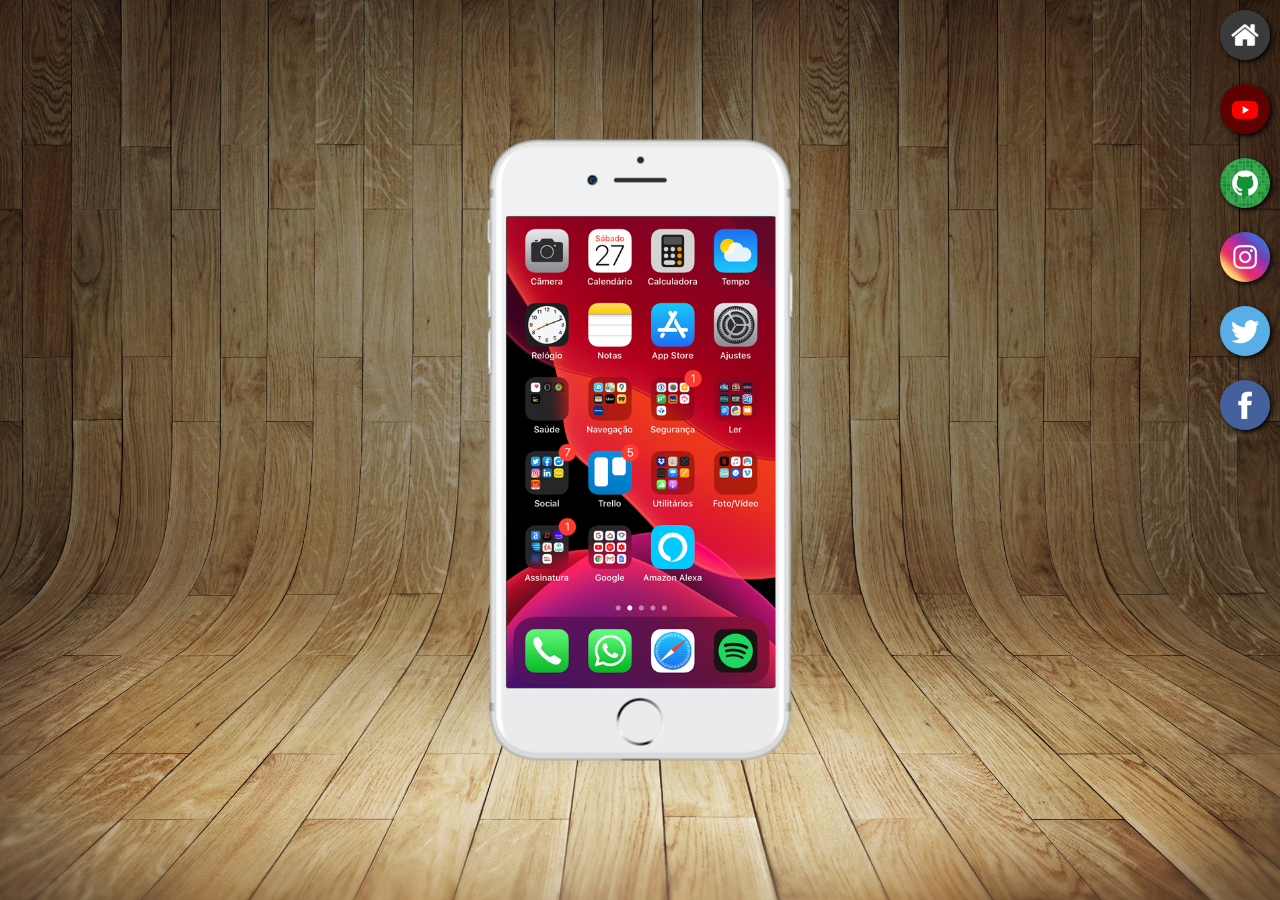
<file: index.html>
<!DOCTYPE html>
<html lang="pt-br">
<head>
    <meta charset="UTF-8">
    <meta http-equiv="X-UA-Compatible" content="IE=edge">
    <meta name="viewport" content="width=device-width, initial-scale=1.0">
    <link rel="stylesheet" href="estilos/style.css">
    <link rel="shortcut icon" href="imagens/favicon.ico" type="image/x-icon">
    <title>Social</title>
</head>
<body>
    <main>
        <section id="telefone">
            <iframe src="home.html" name="tela" id="tela" frameborder="0"></iframe>
        </section>
        <section id="redes-sociais">
            <a href="home.html" target="tela"><img src="imagens/logo-home.jpg" alt=""></a> <br>
            <a href="youtube.html" target="tela"><img src="imagens/logo-youtube.jpg" alt=""></a> <br>
            <a href="github.html" target="tela"><img src="imagens/logo-github.jpg" alt=""></a> <br>
            <a href="instagram.html" target="tela"><img src="imagens/logo-instagram.jpg" alt=""></a> <br>
            <a href="twitter.html" target="tela"><img src="imagens/logo-twitter.jpg" alt=""></a> <br>
            <a href="facebook.html" target="tela"><img src="imagens/logo-facebook.jpg" alt=""></a> <br>
        </section>
    </main>
</body>
</html>
</file>
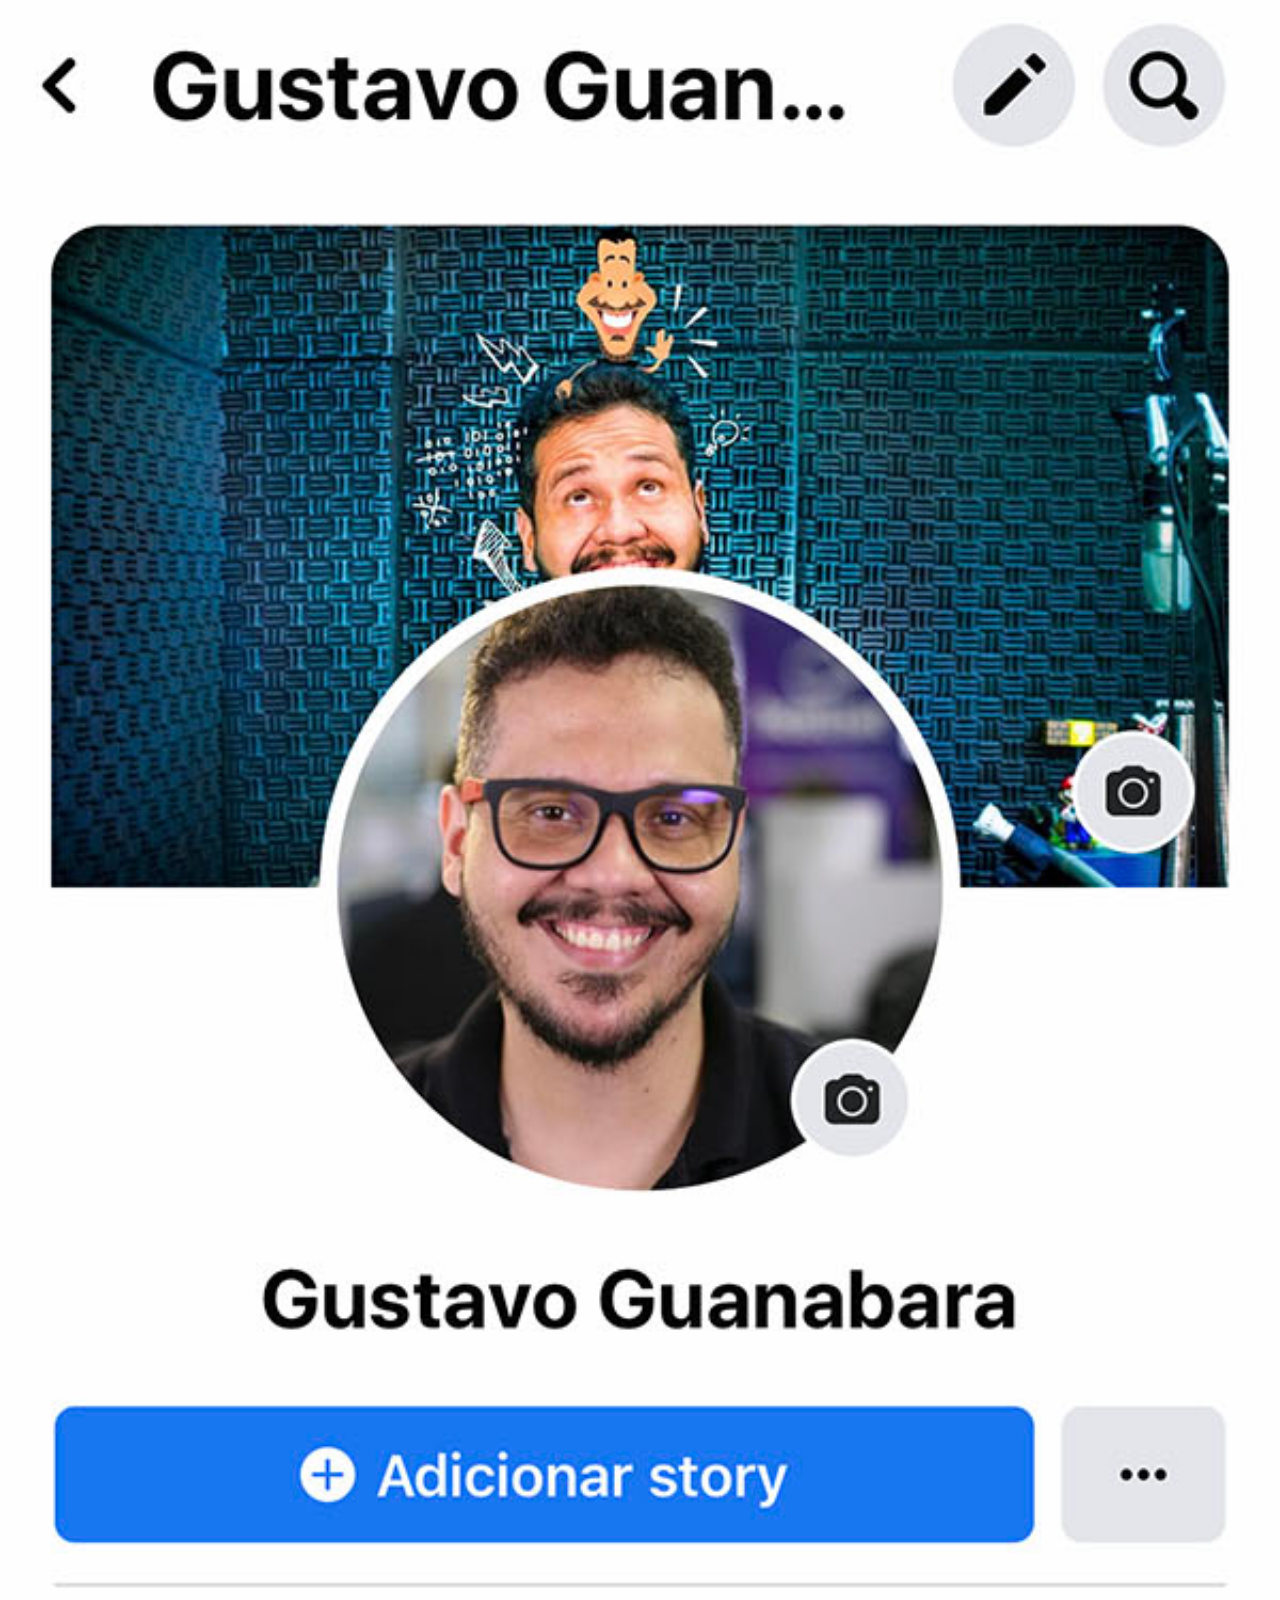
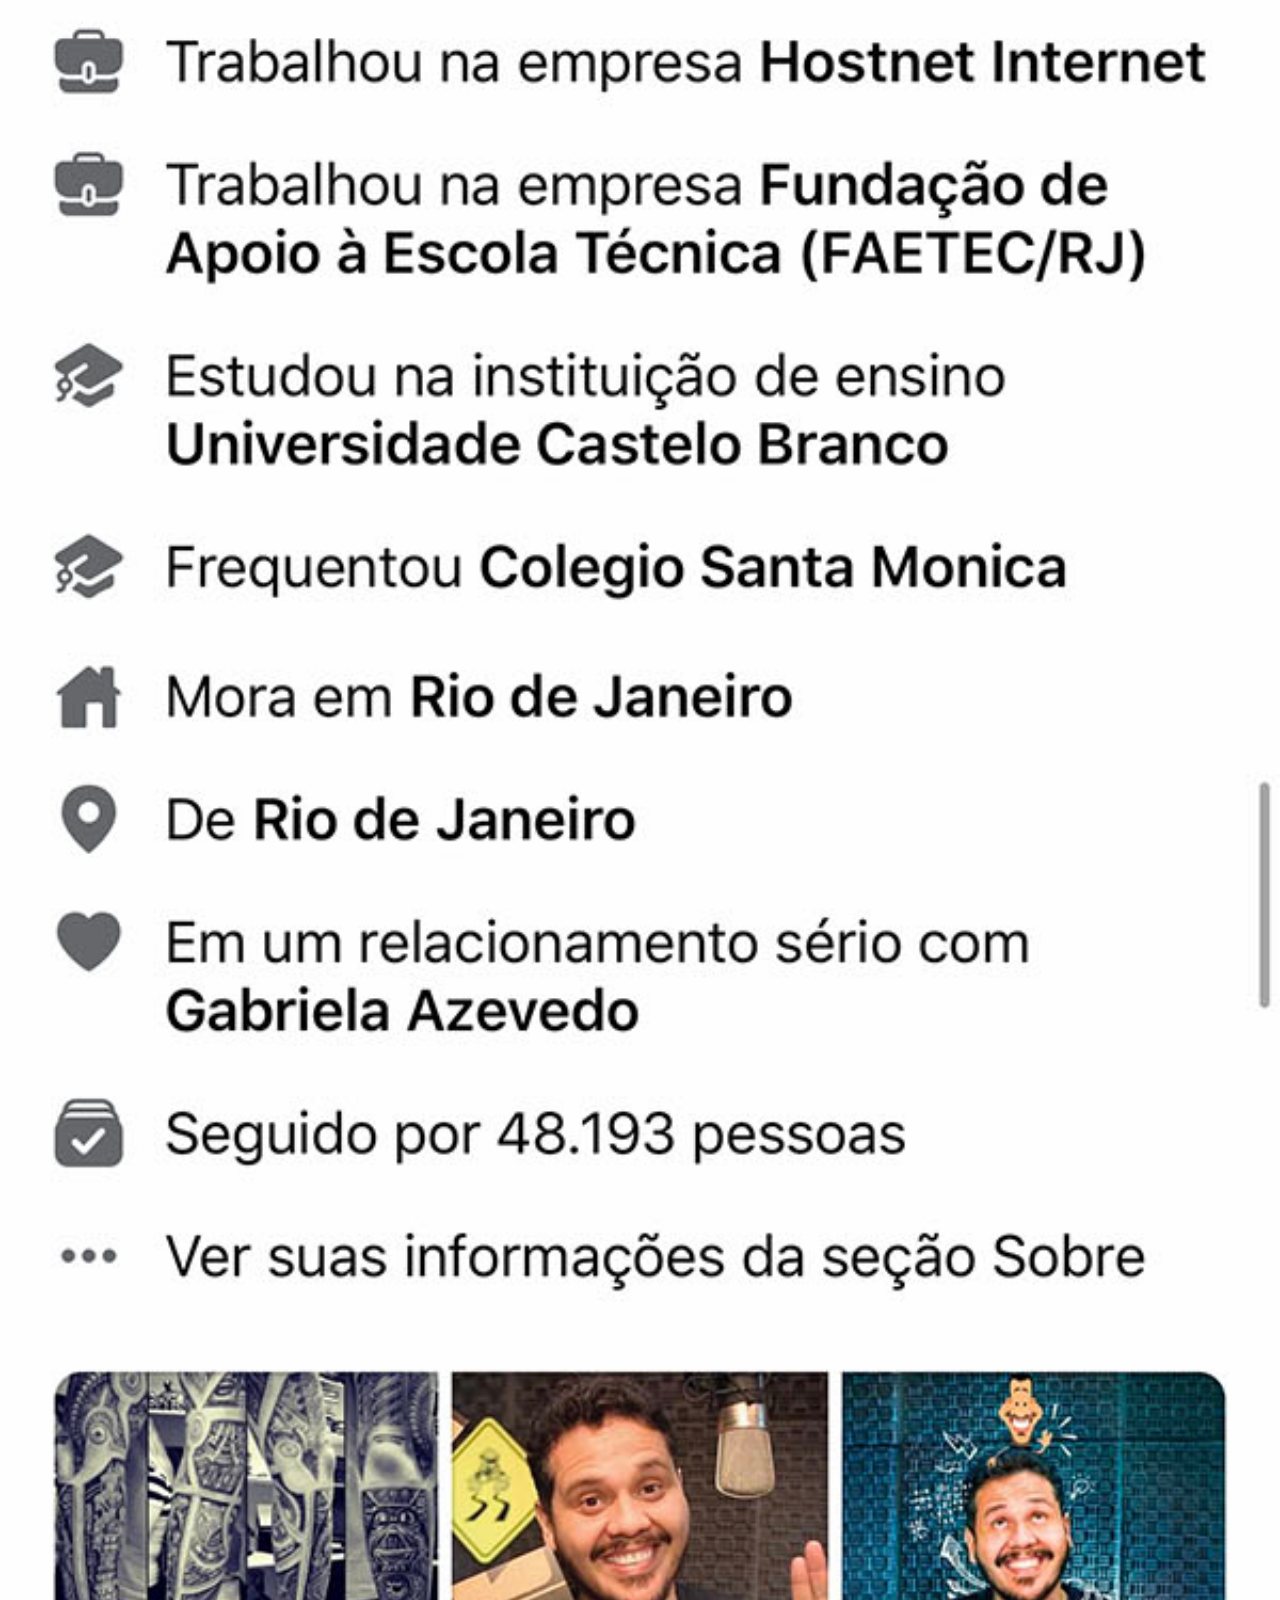
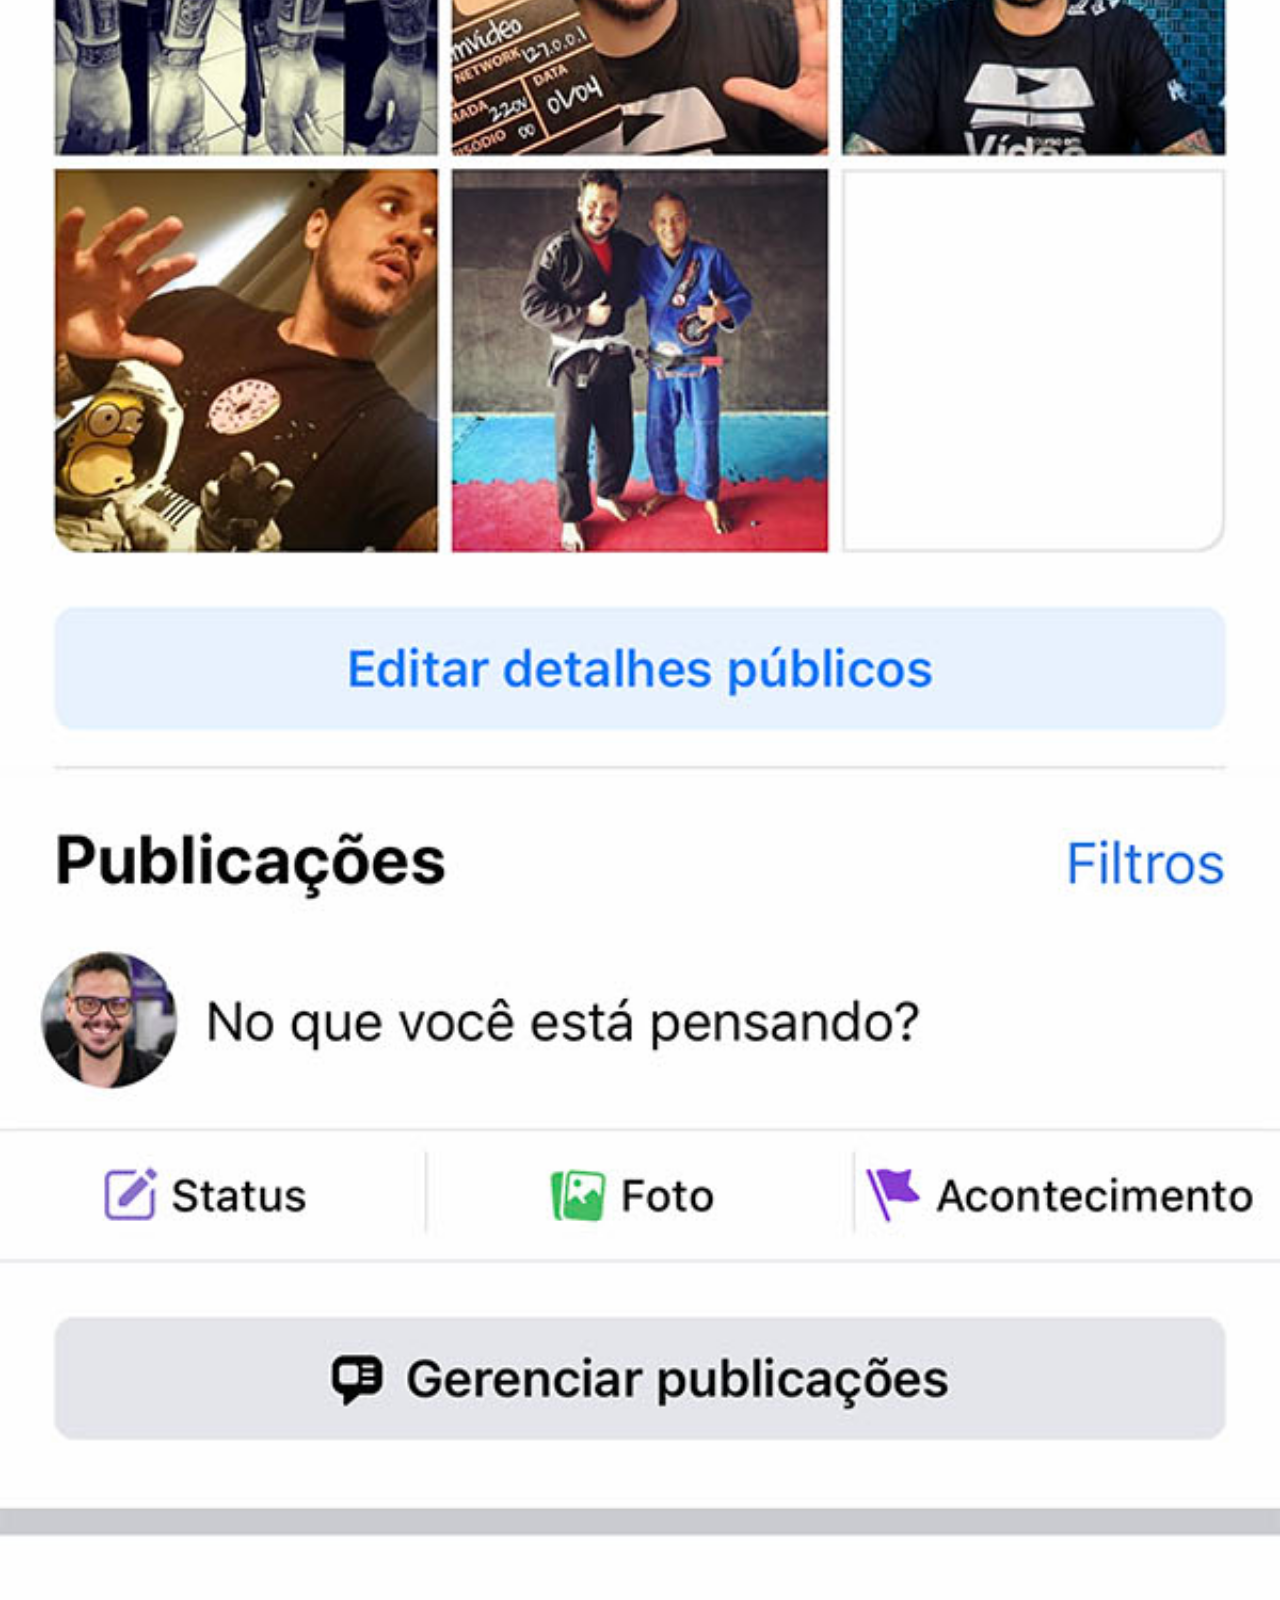
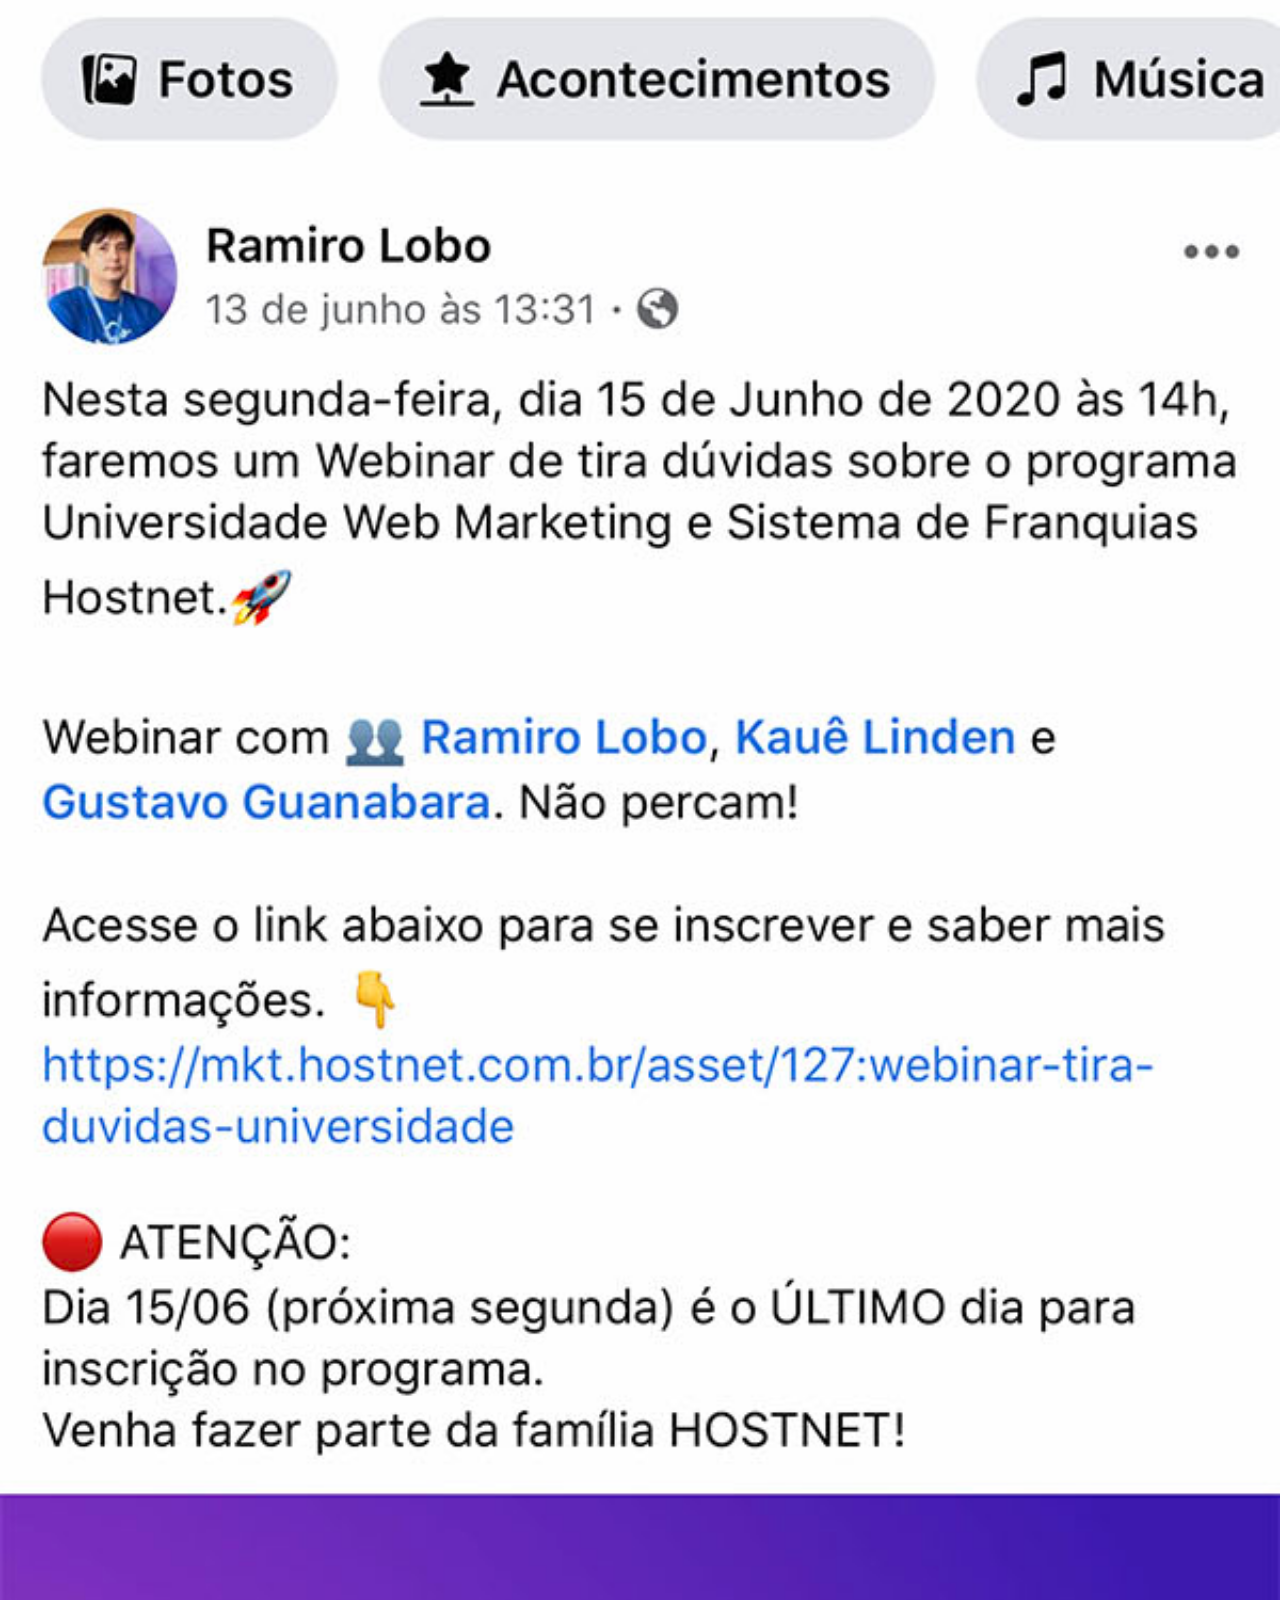
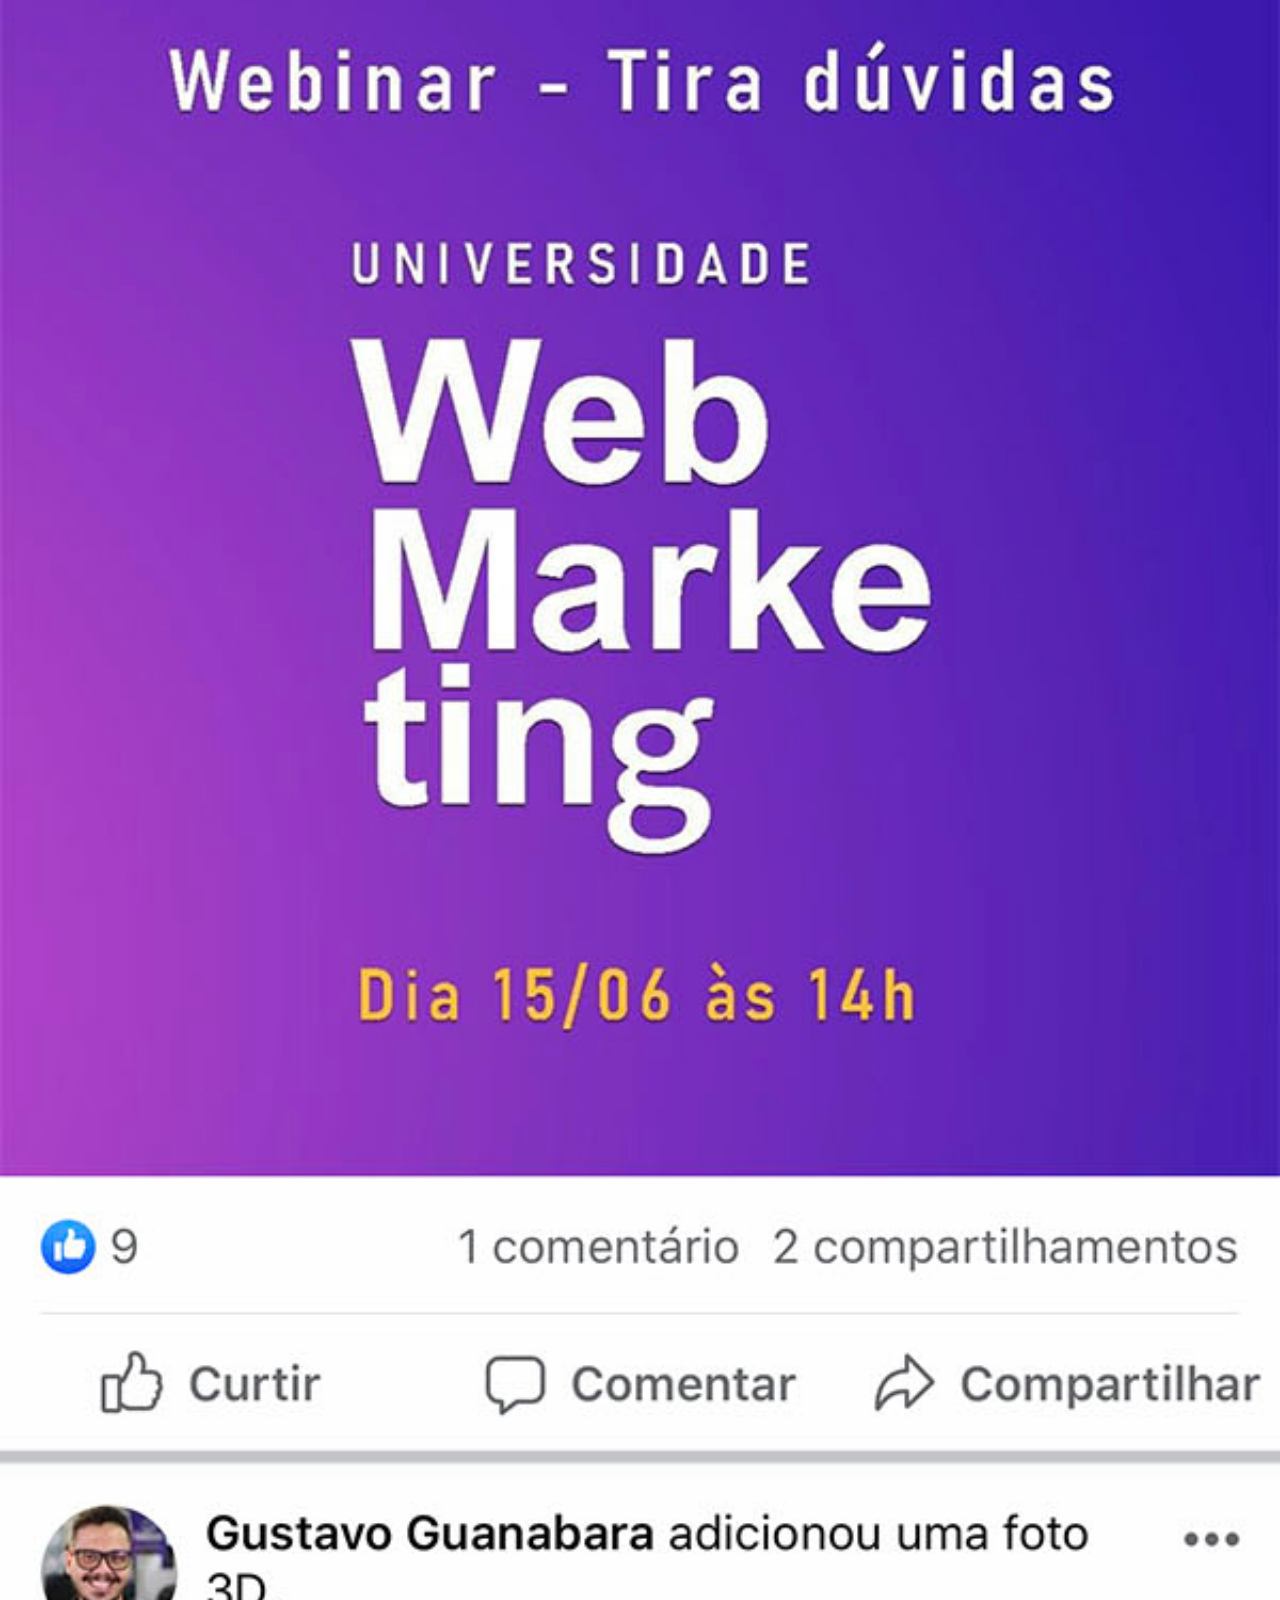
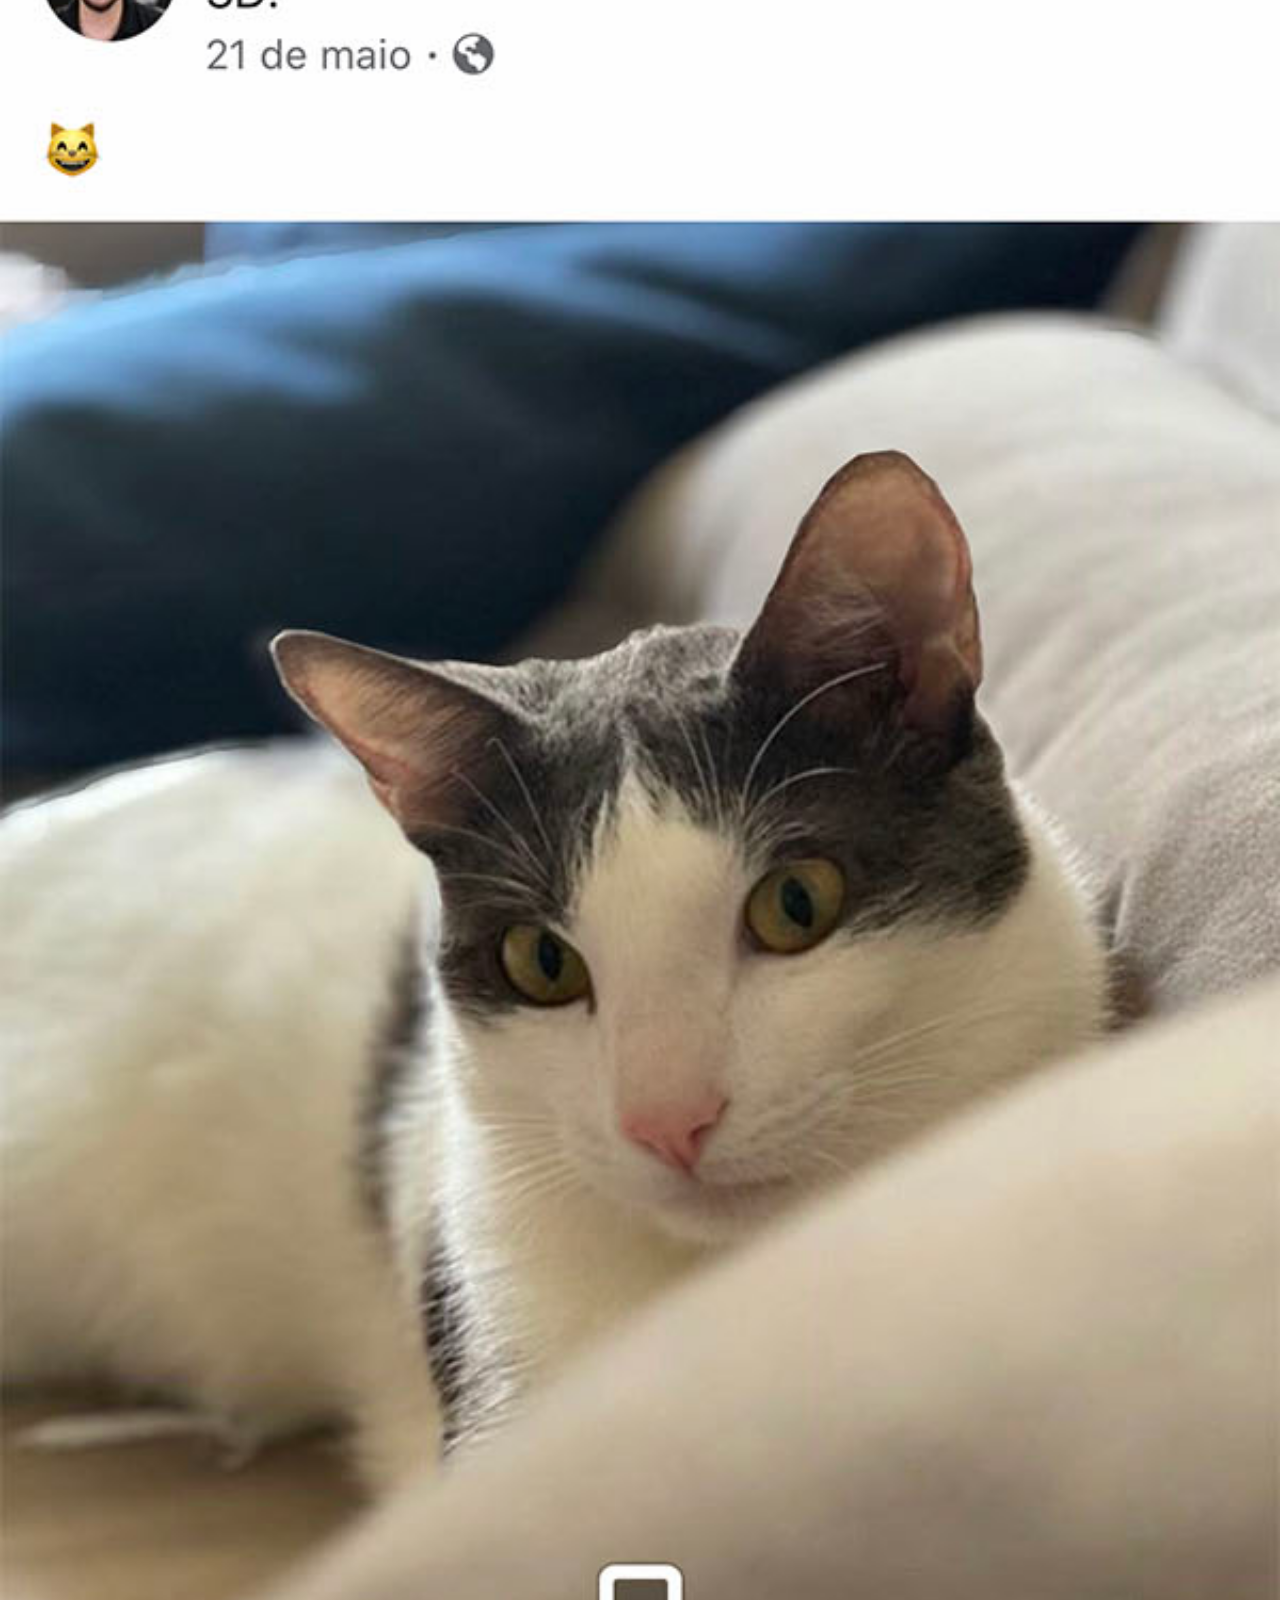
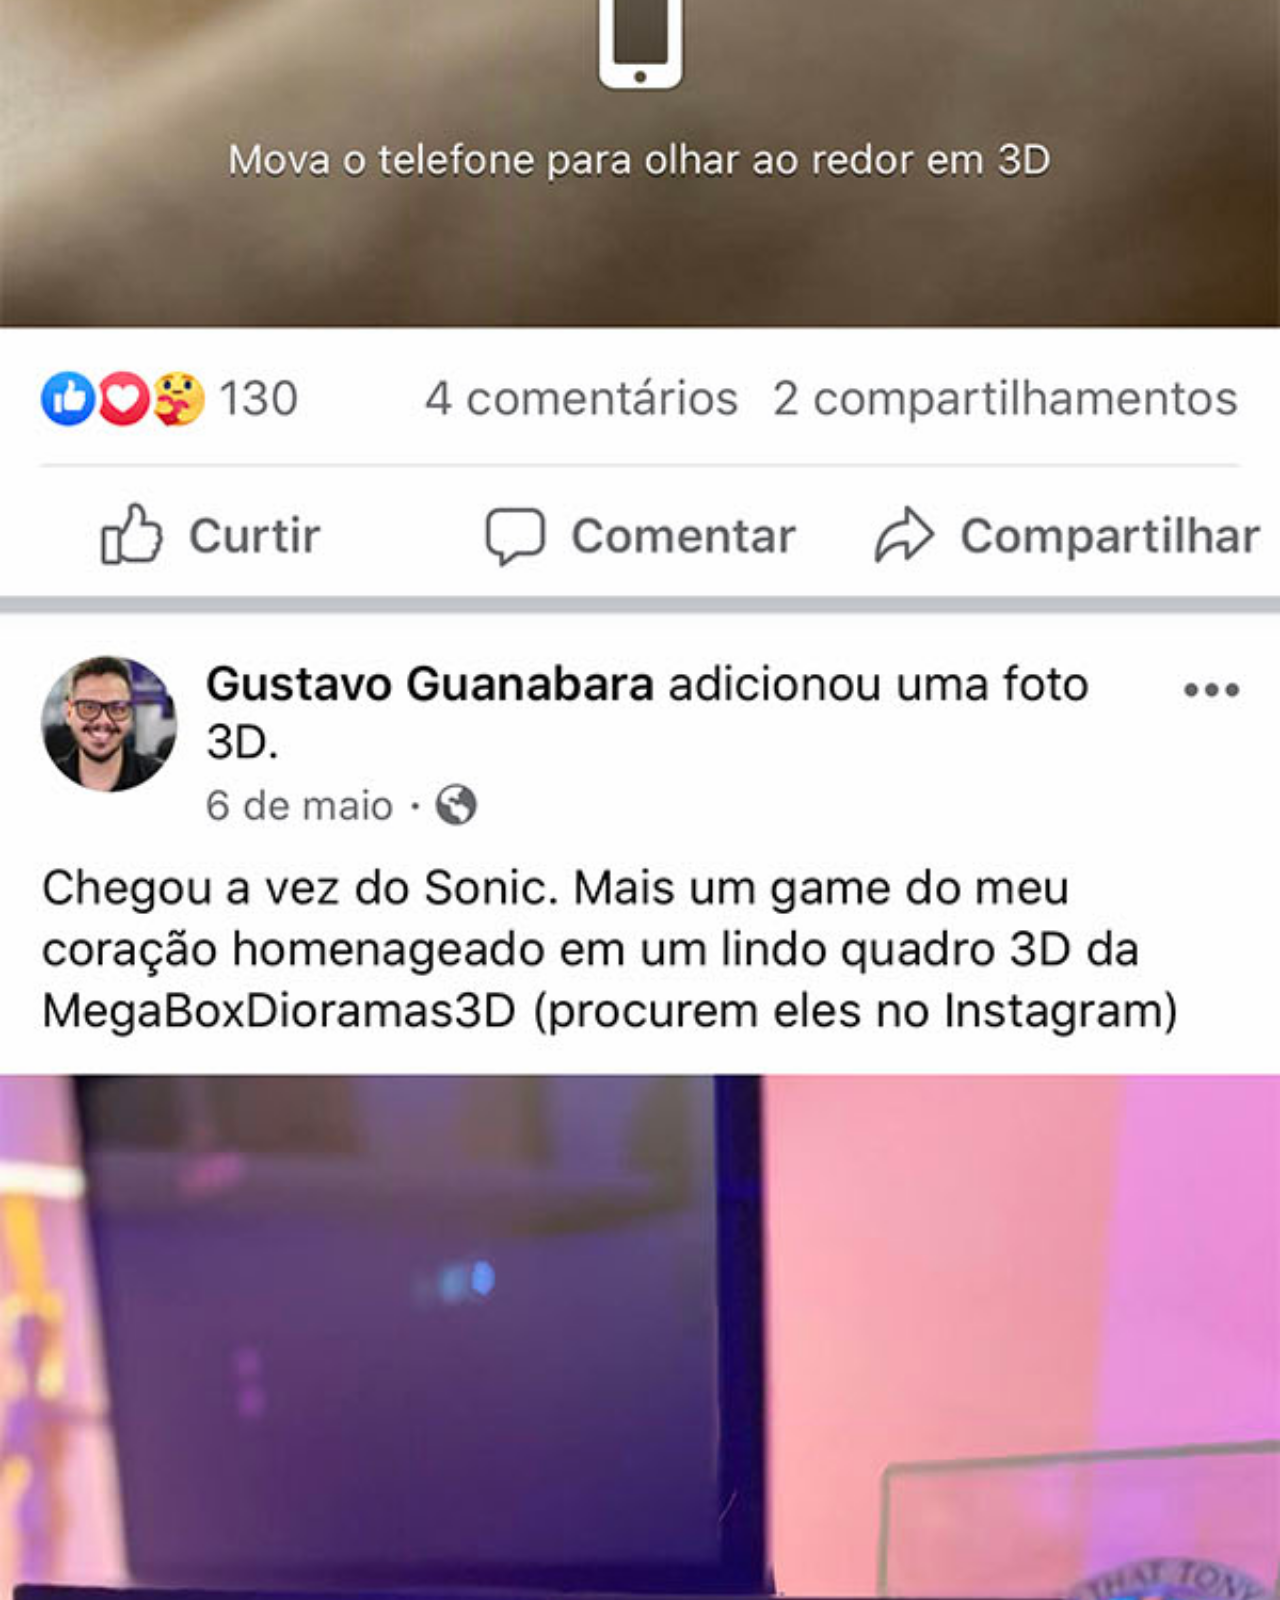
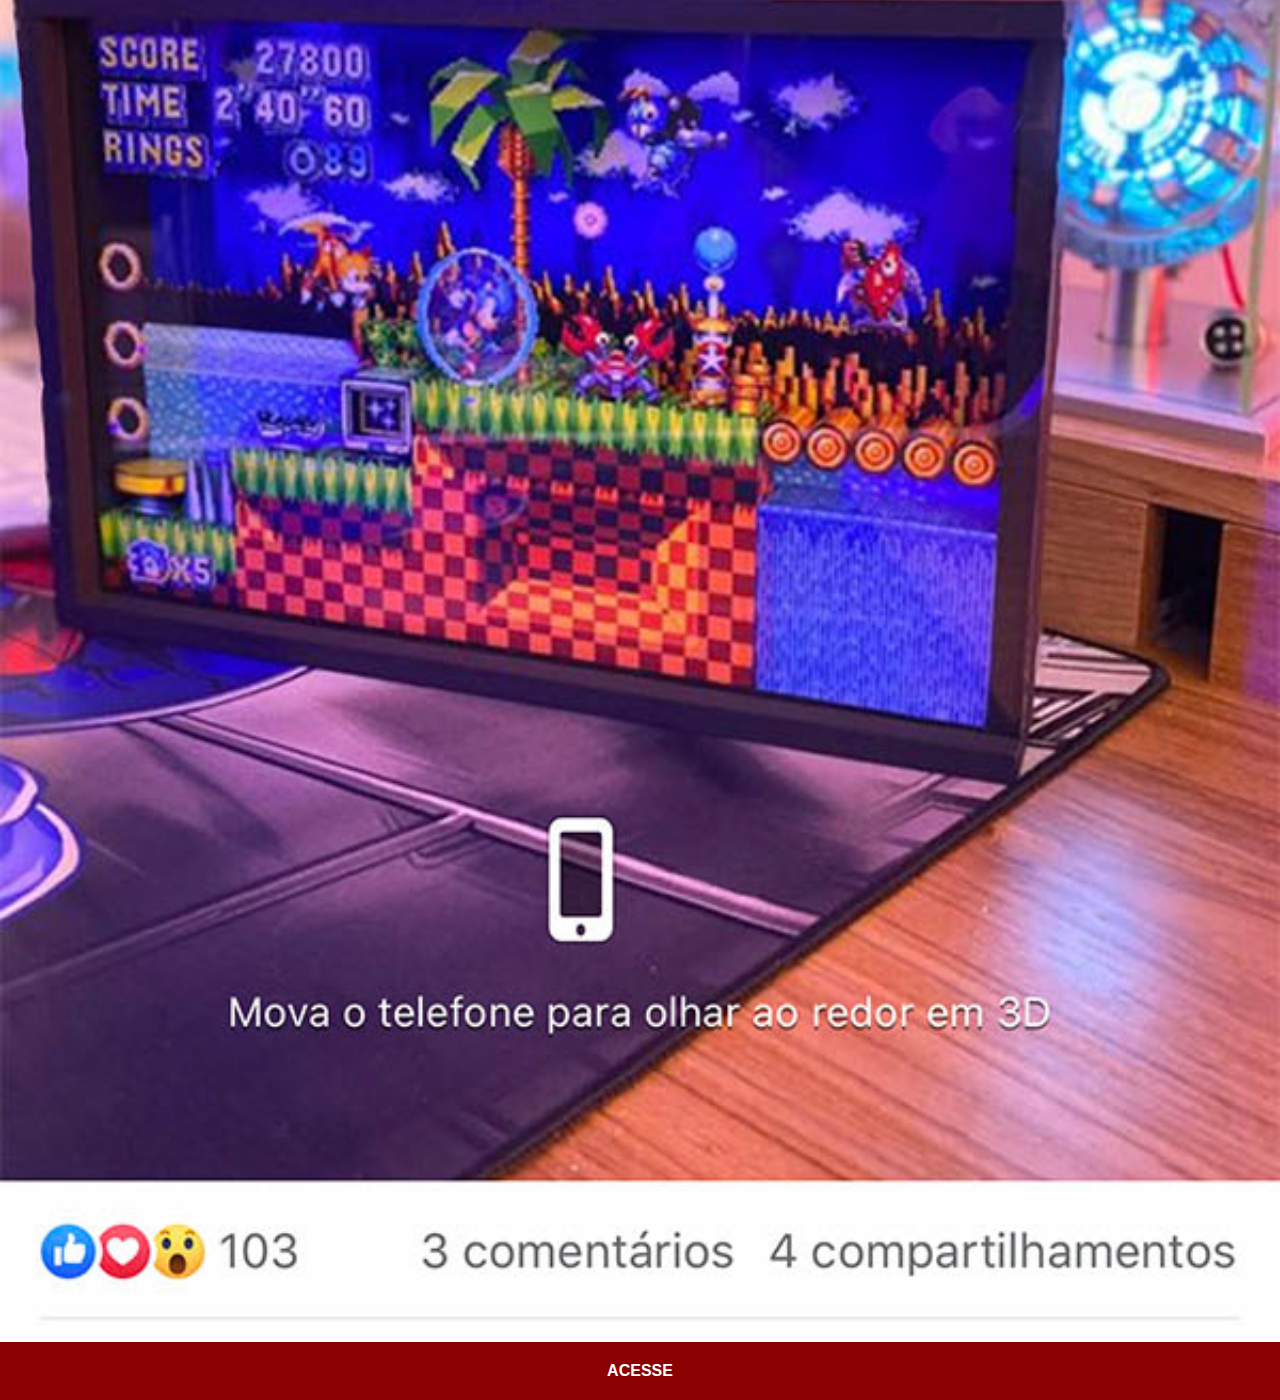
<file: facebook.html>
<!DOCTYPE html>
<html lang="pt-br">
<head>
    <meta charset="UTF-8">
    <meta name="viewport" content="width=device-width, initial-scale=1.0">
    <title>Facebook</title>
    <link rel="stylesheet" href="estilos/social.css">
</head>
<body>
    <img src="imagens/tela-facebook.jpg" alt="Facebook">
    <a href="https://www.facebook.com/gustavoguanabara/" target="_blank">ACESSE</a>
</body>
</html>
</file>
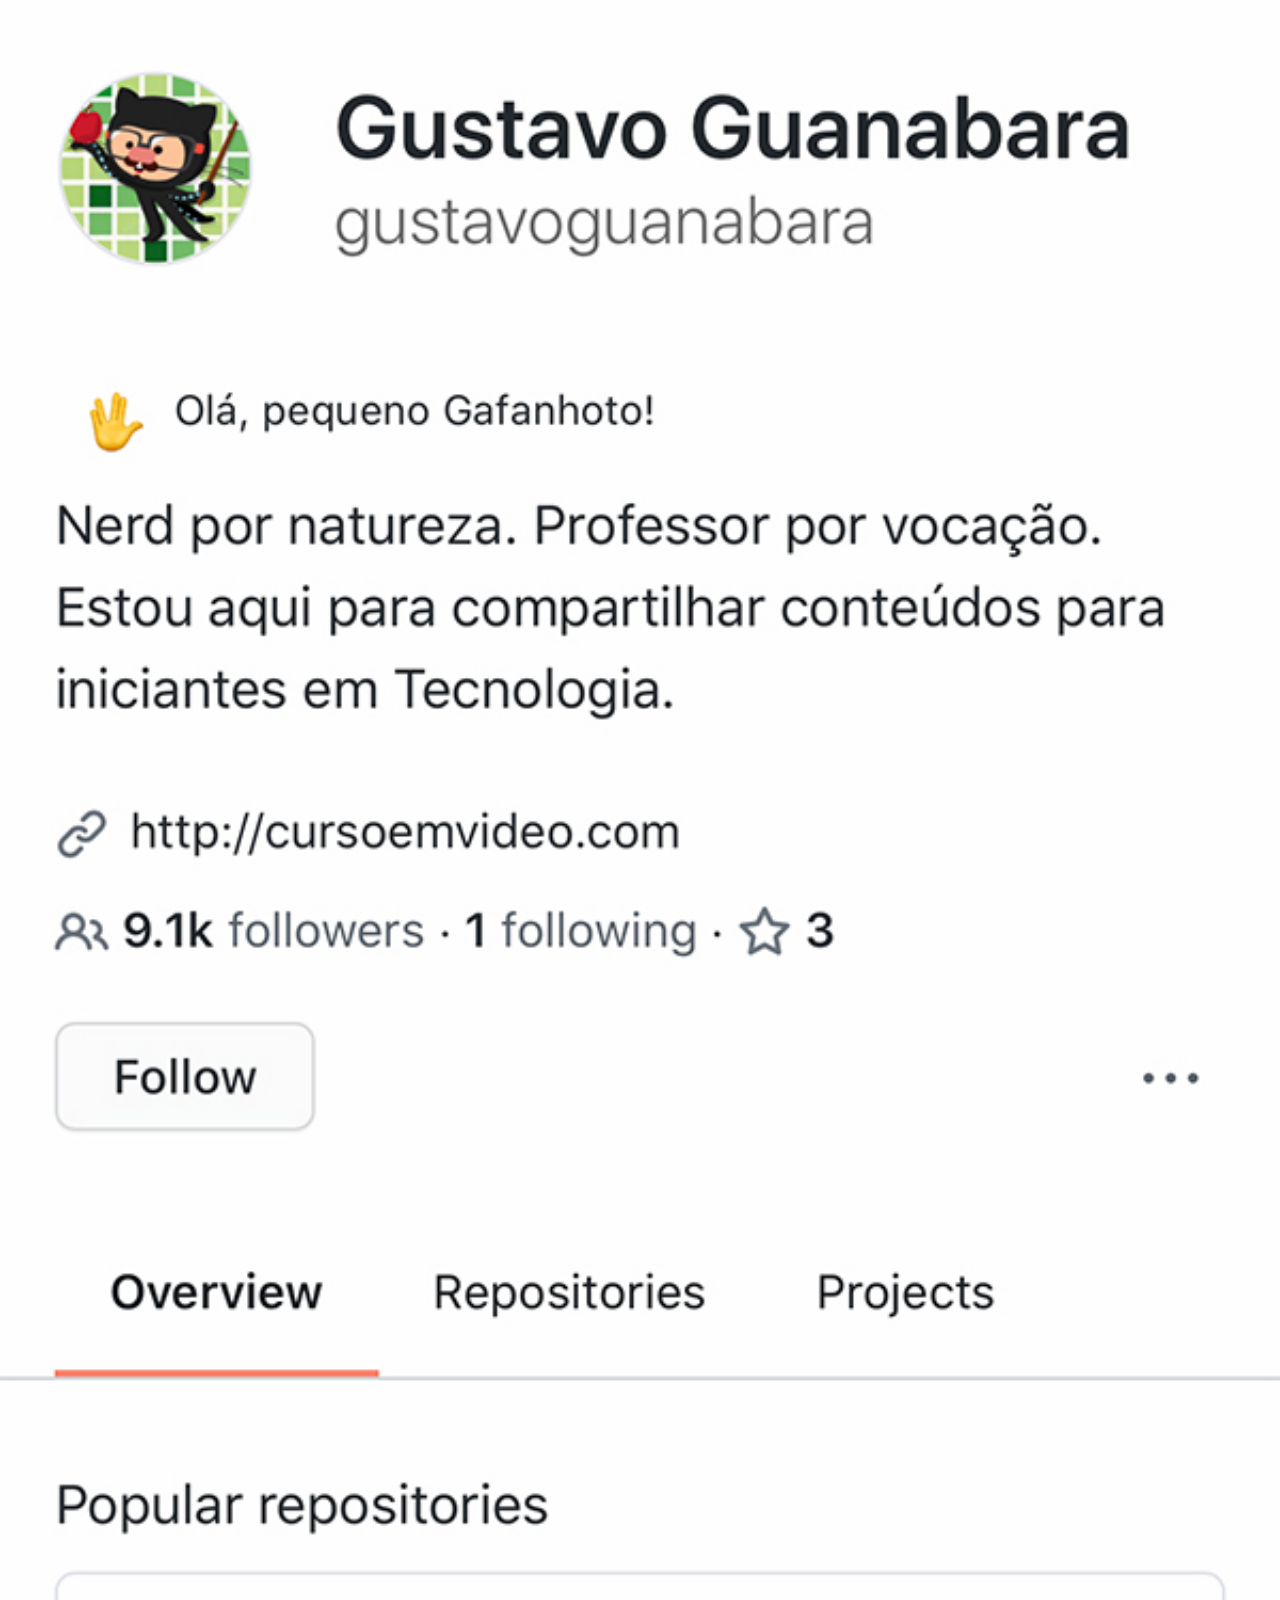
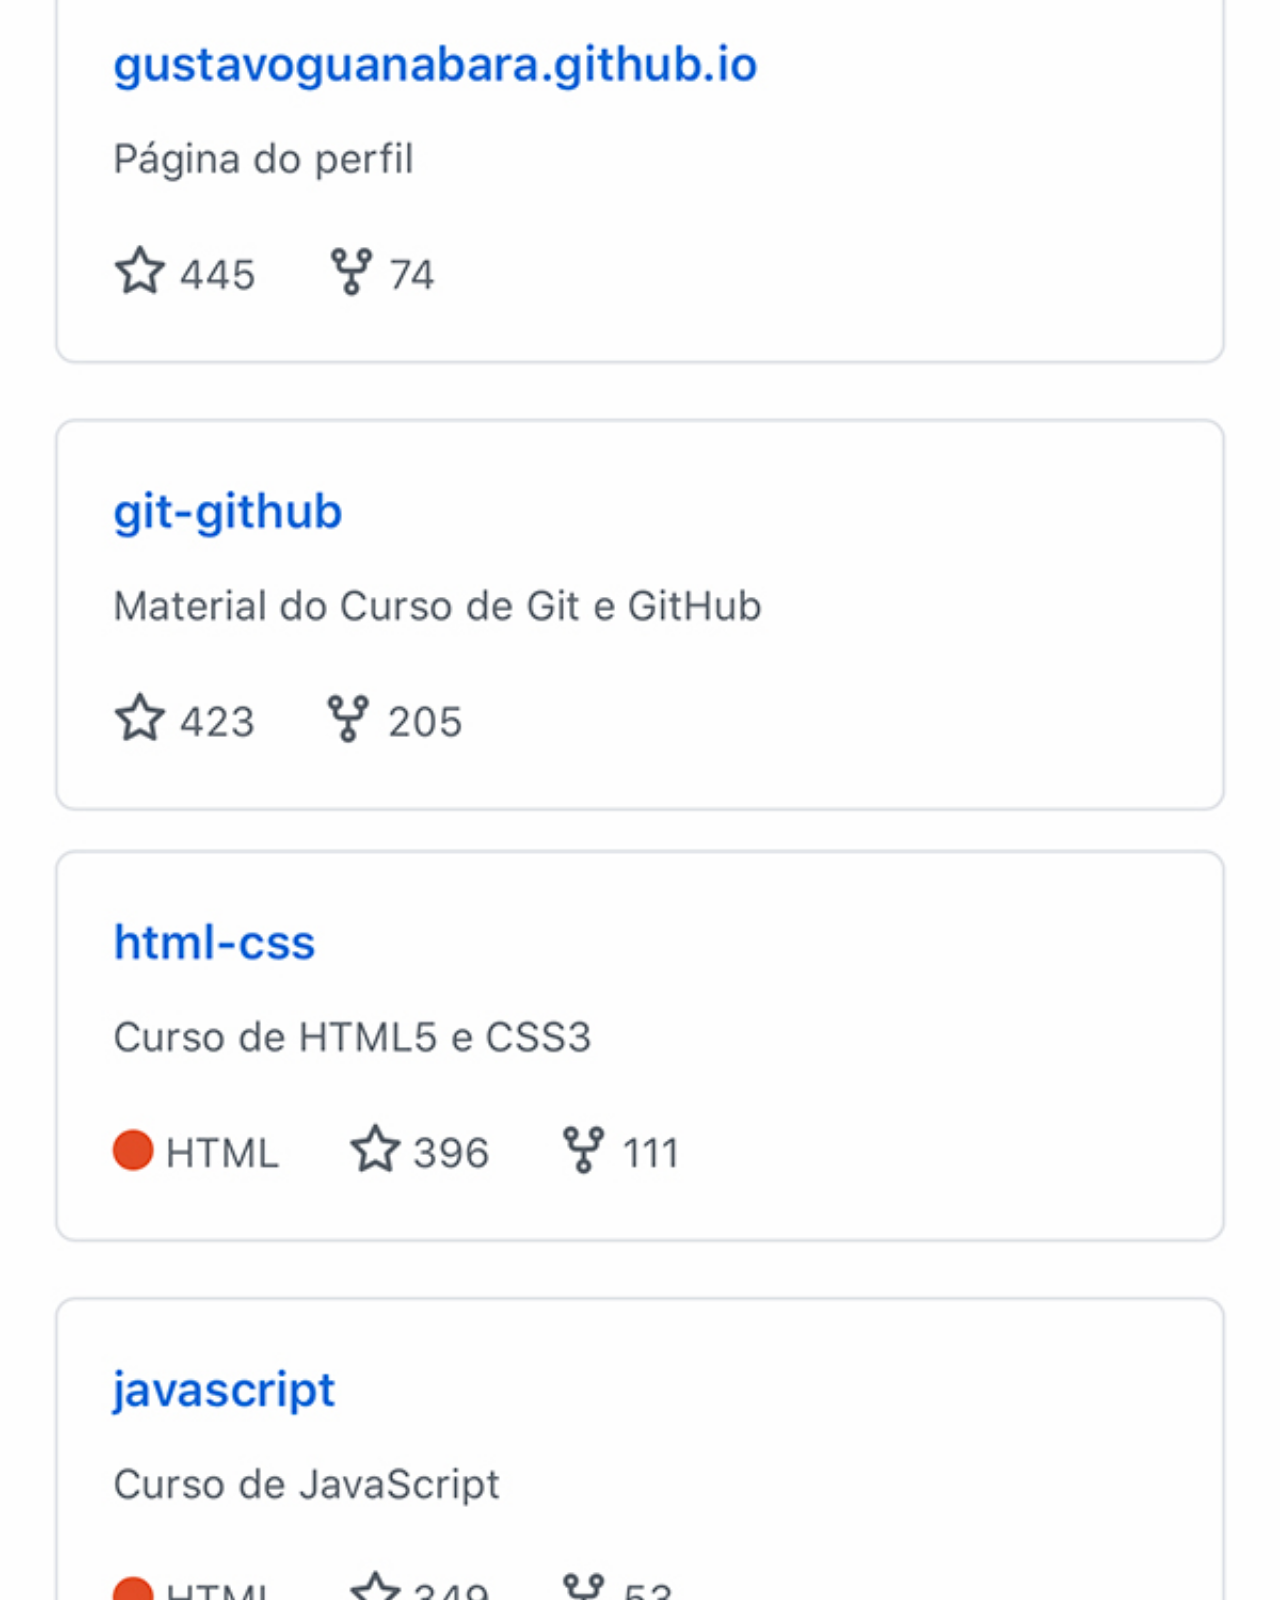
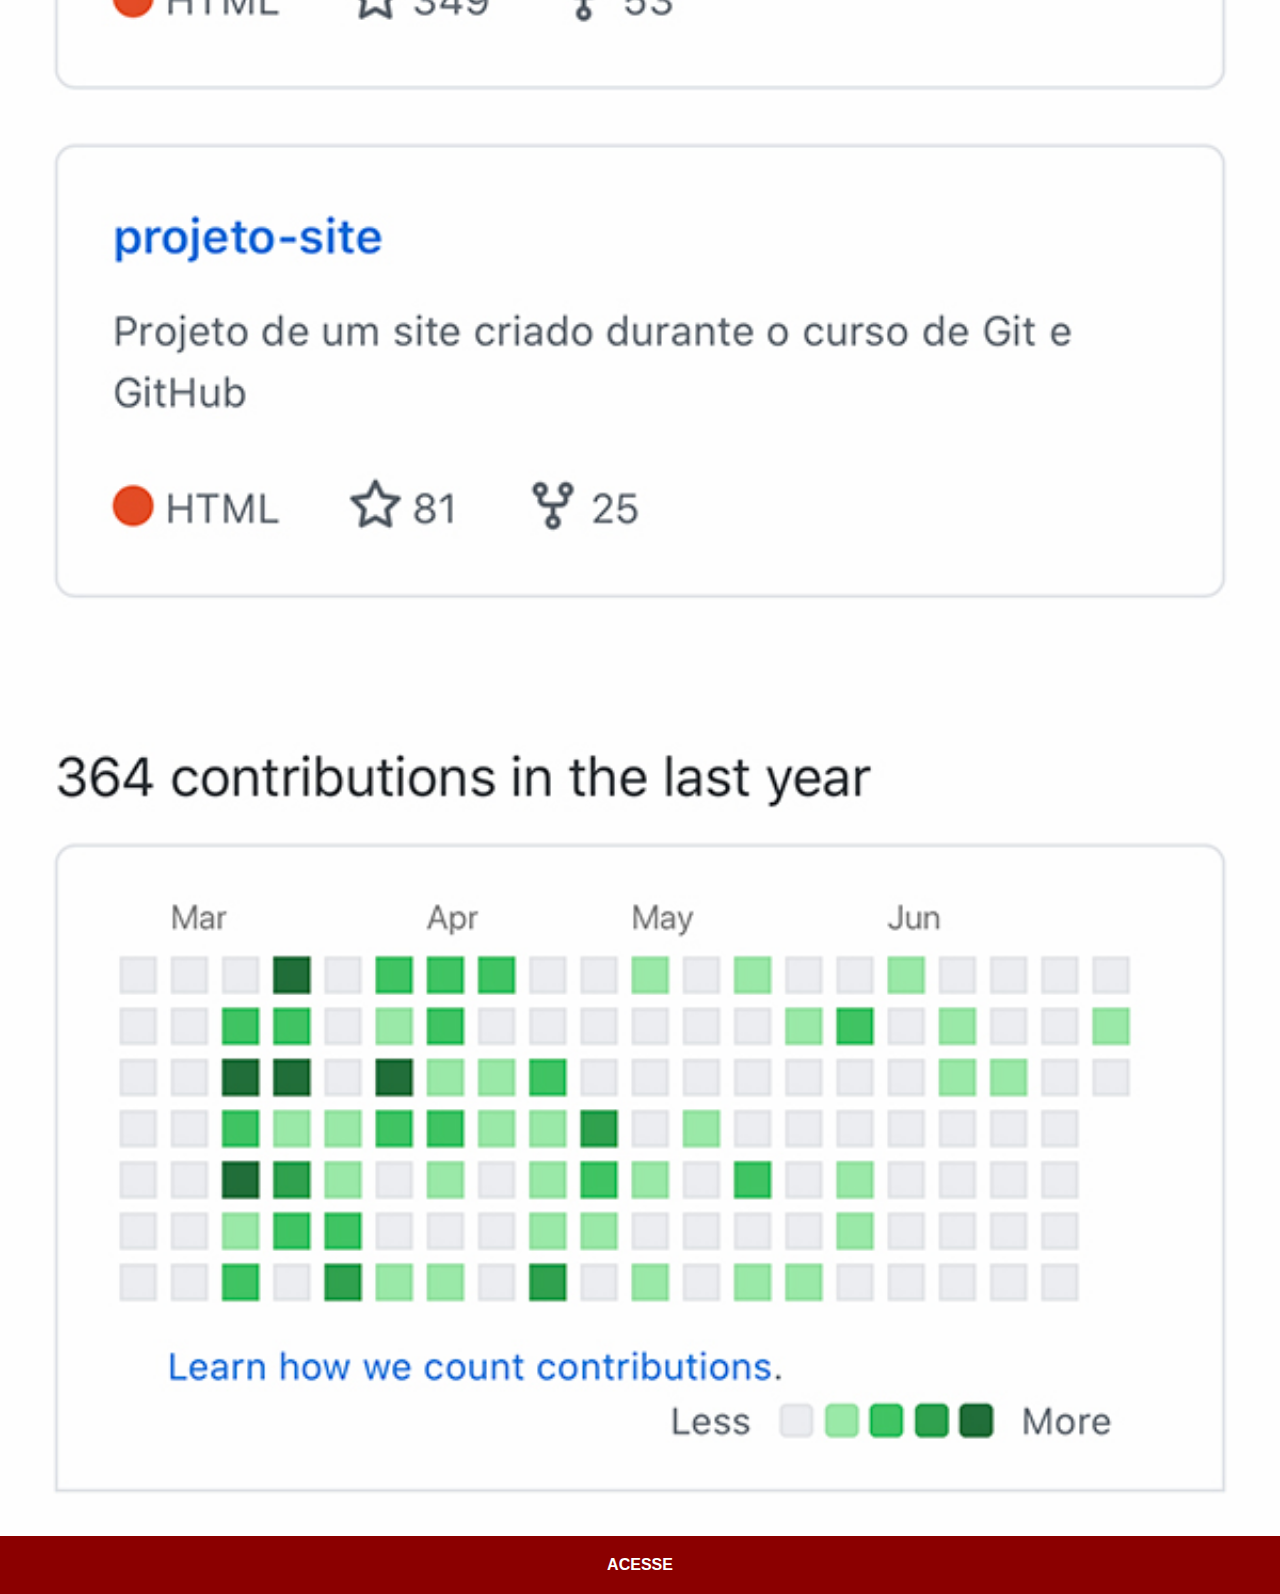
<file: github.html>
<!DOCTYPE html>
<html lang="pt-br">
<head>
    <meta charset="UTF-8">
    <meta name="viewport" content="width=device-width, initial-scale=1.0">
    <title>GitHub</title>
    <link rel="stylesheet" href="estilos/social.css">
</head>
<body>
    <img src="imagens/tela-github.jpg" alt="GitHub">
    <a href="https://github.com/gustavoguanabara/" target="_blank">ACESSE</a>
</body>
</html>
</file>
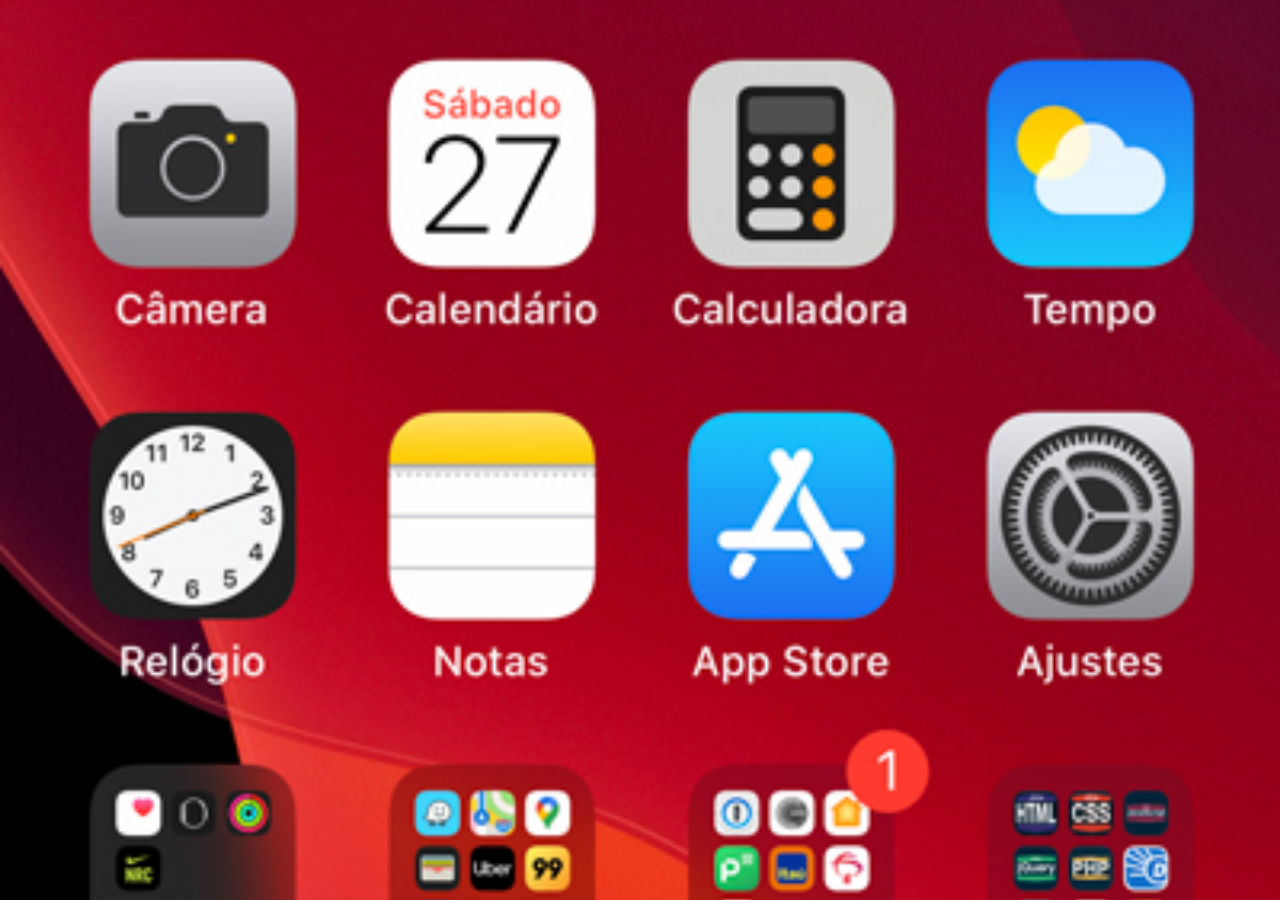
<file: home.html>
<!DOCTYPE html>
<html lang="pt-br">
<head>
    <meta charset="UTF-8">
    <meta http-equiv="X-UA-Compatible" content="IE=edge">
    <meta name="viewport" content="width=device-width, initial-scale=1.0">
    <title>Document</title>
    <style>
        * {
            margin: 0;
            padding: 0;
        }

        body {
            width: 100vw;
            height: 100vh;
            background: black url(imagens/tela-home.jpg);
            background-position: top center;
            background-repeat: no-repeat;
            background-size: cover;
        }
    </style>
</head>
<body>
    
</body>
</html>
</file>
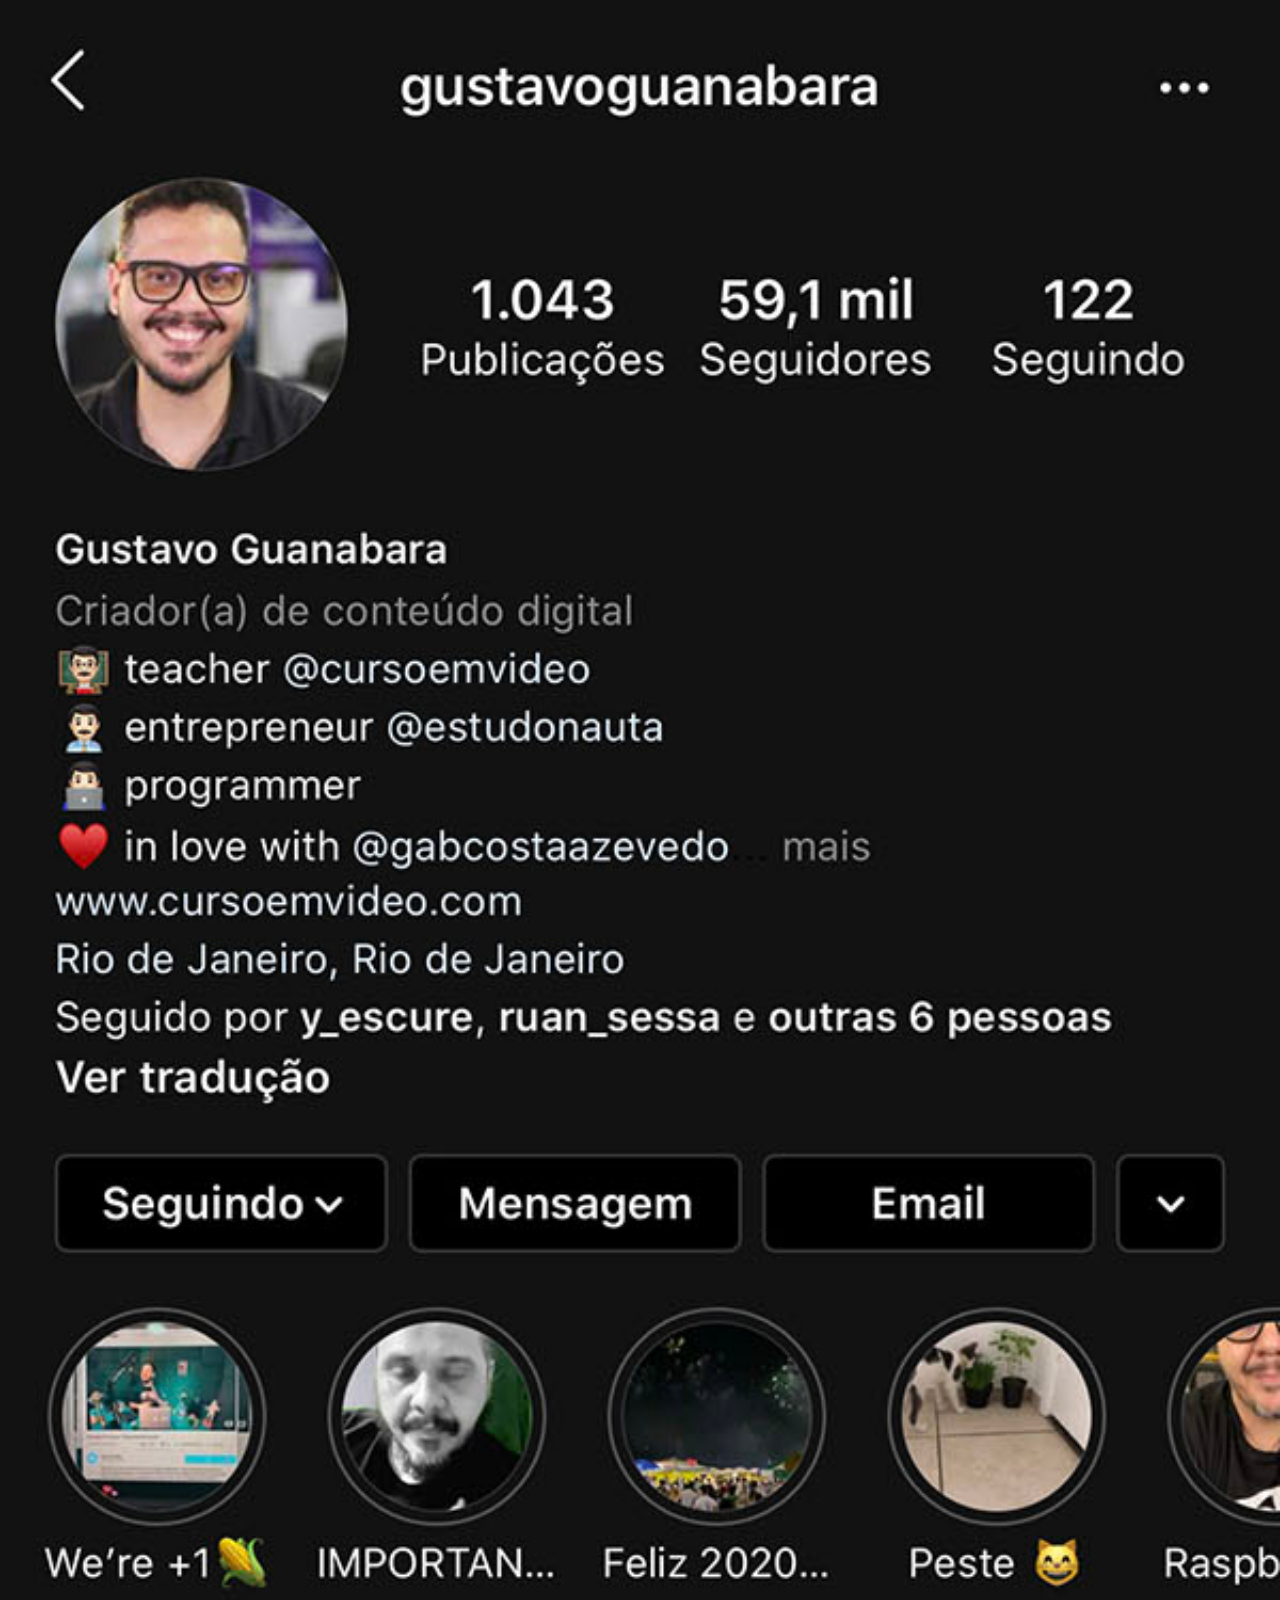
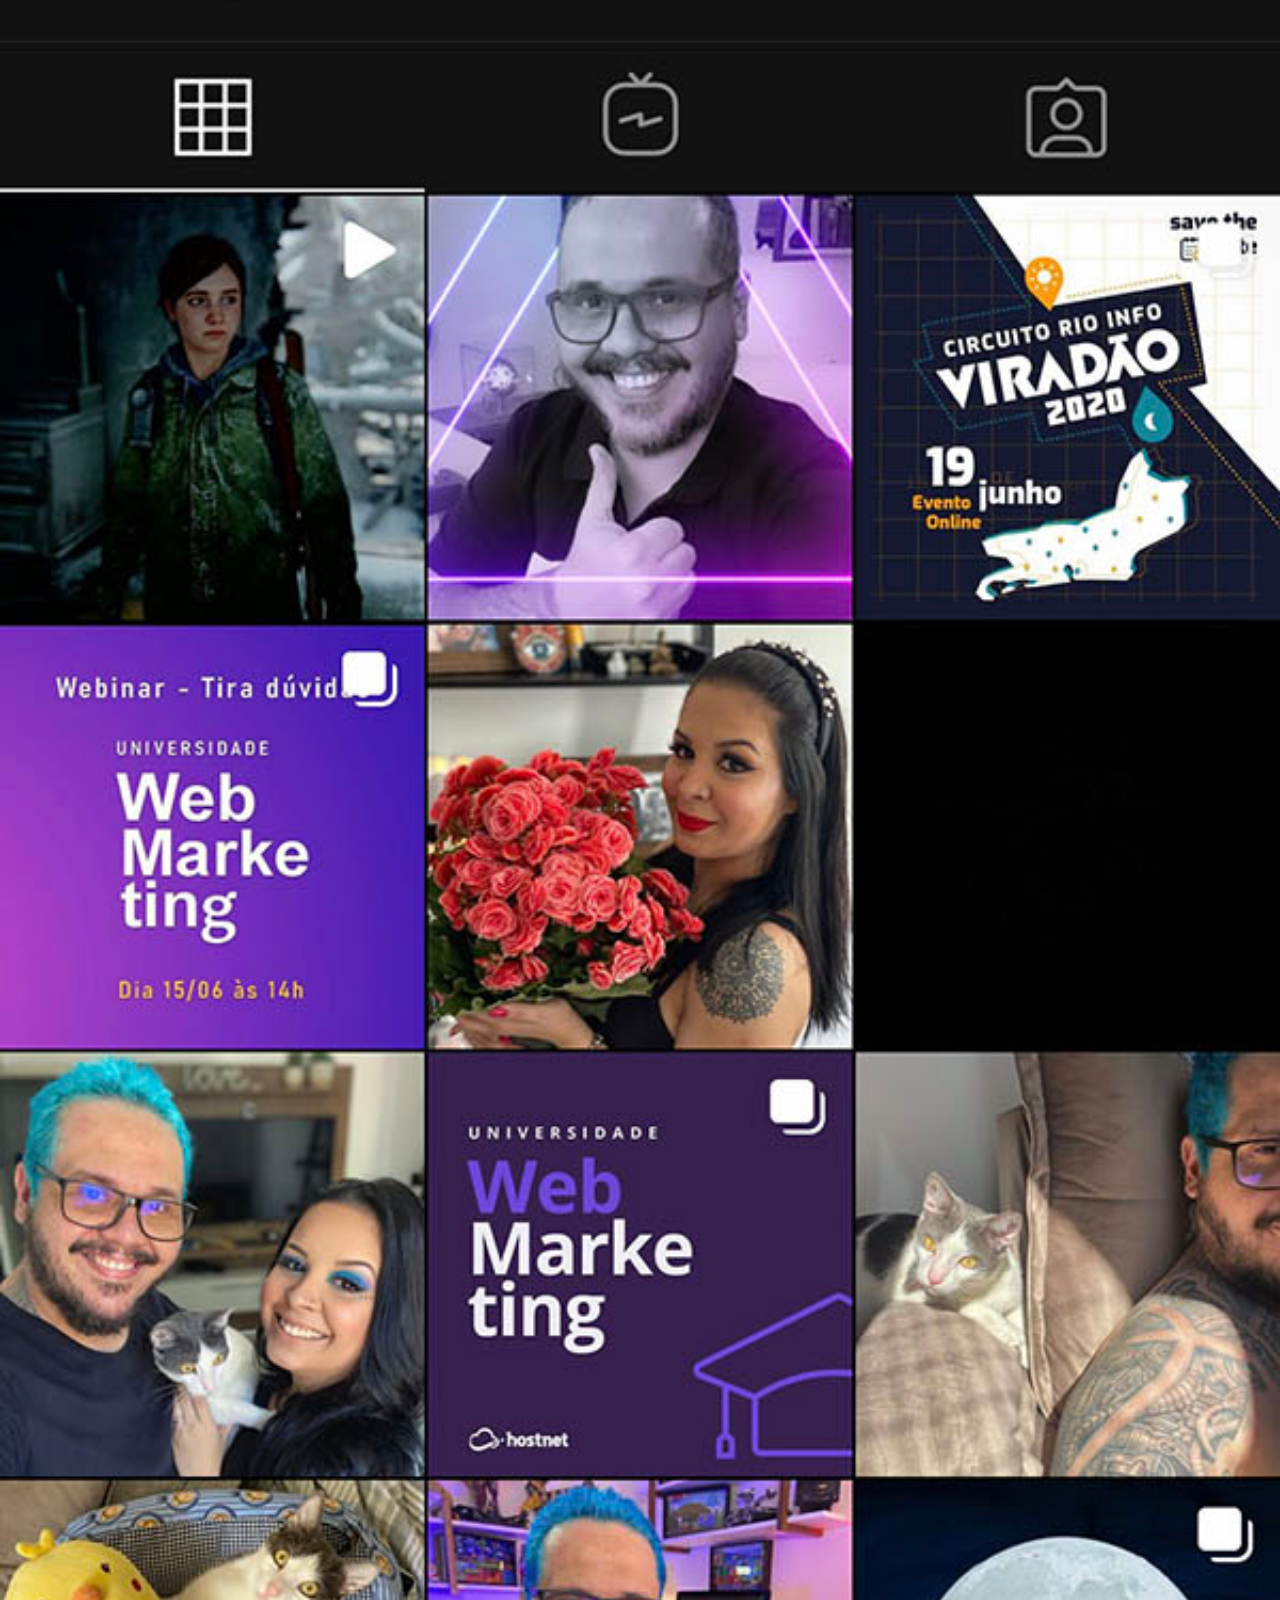
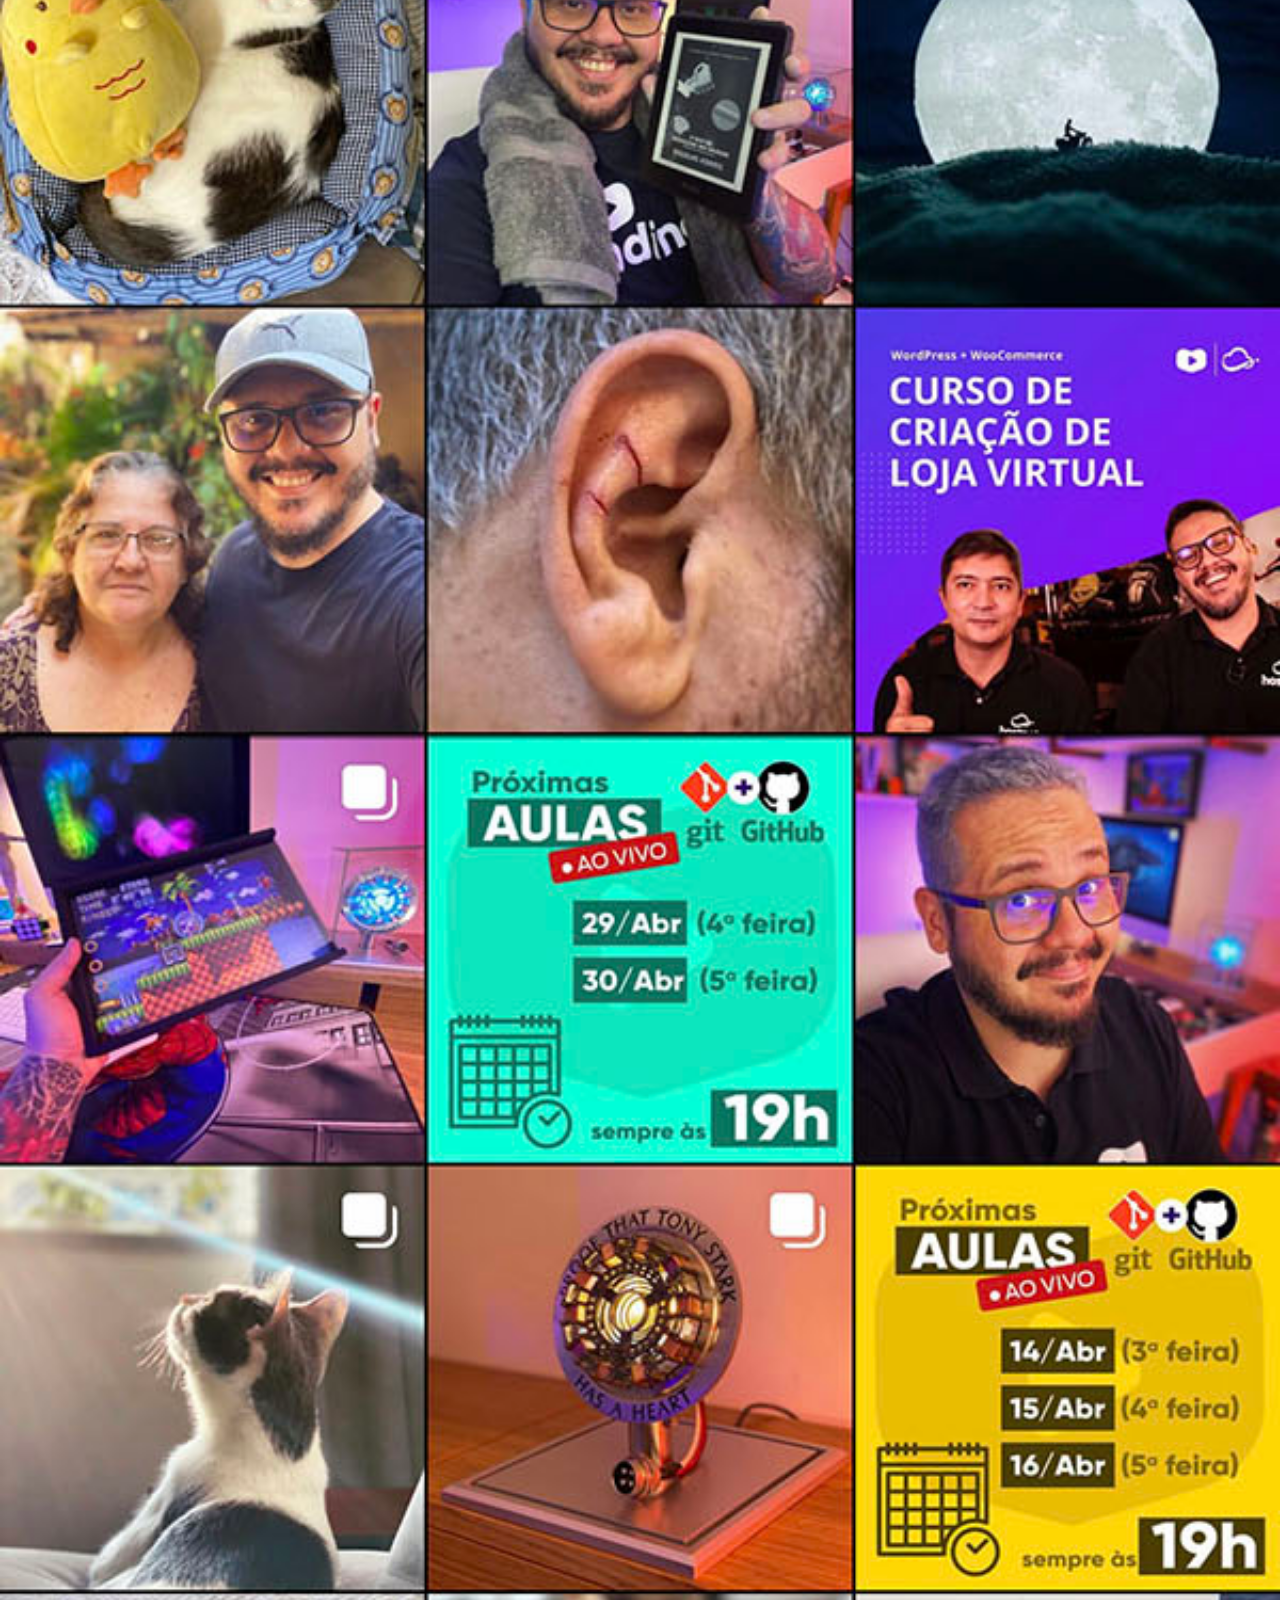
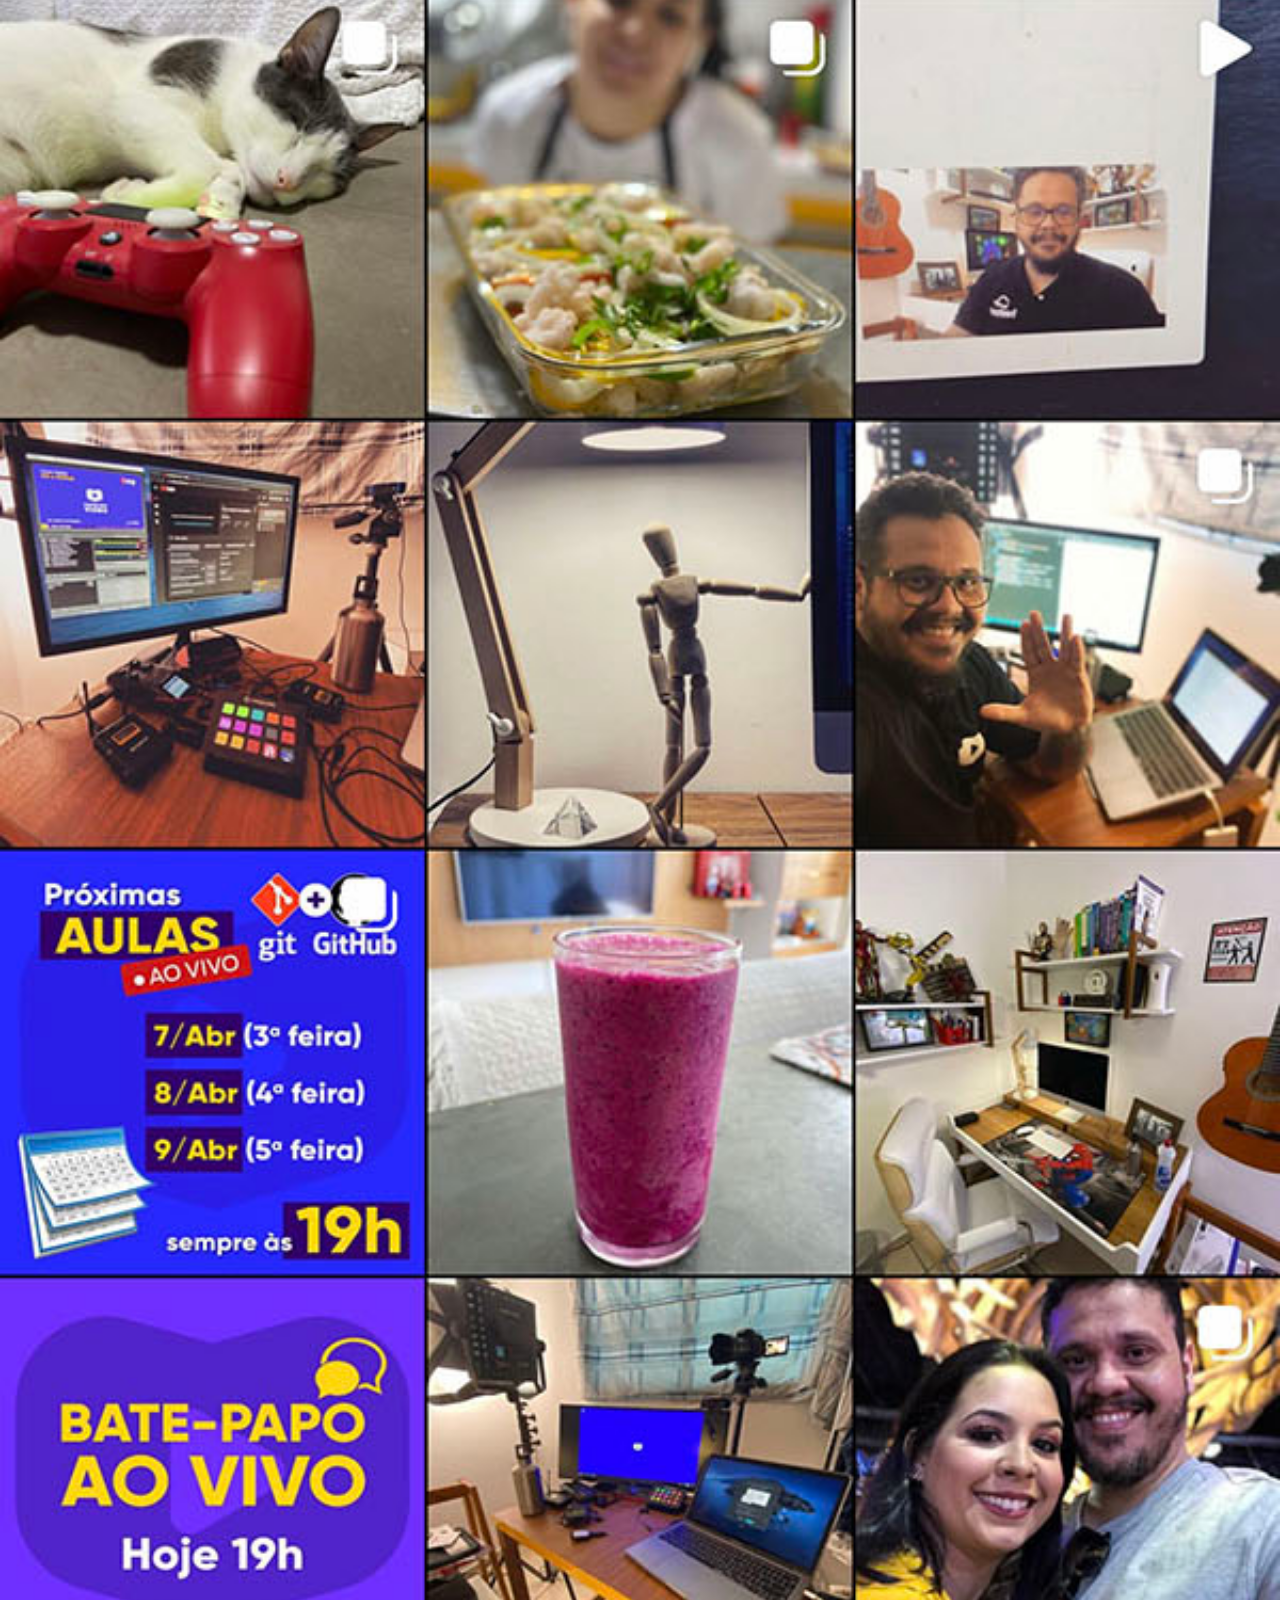
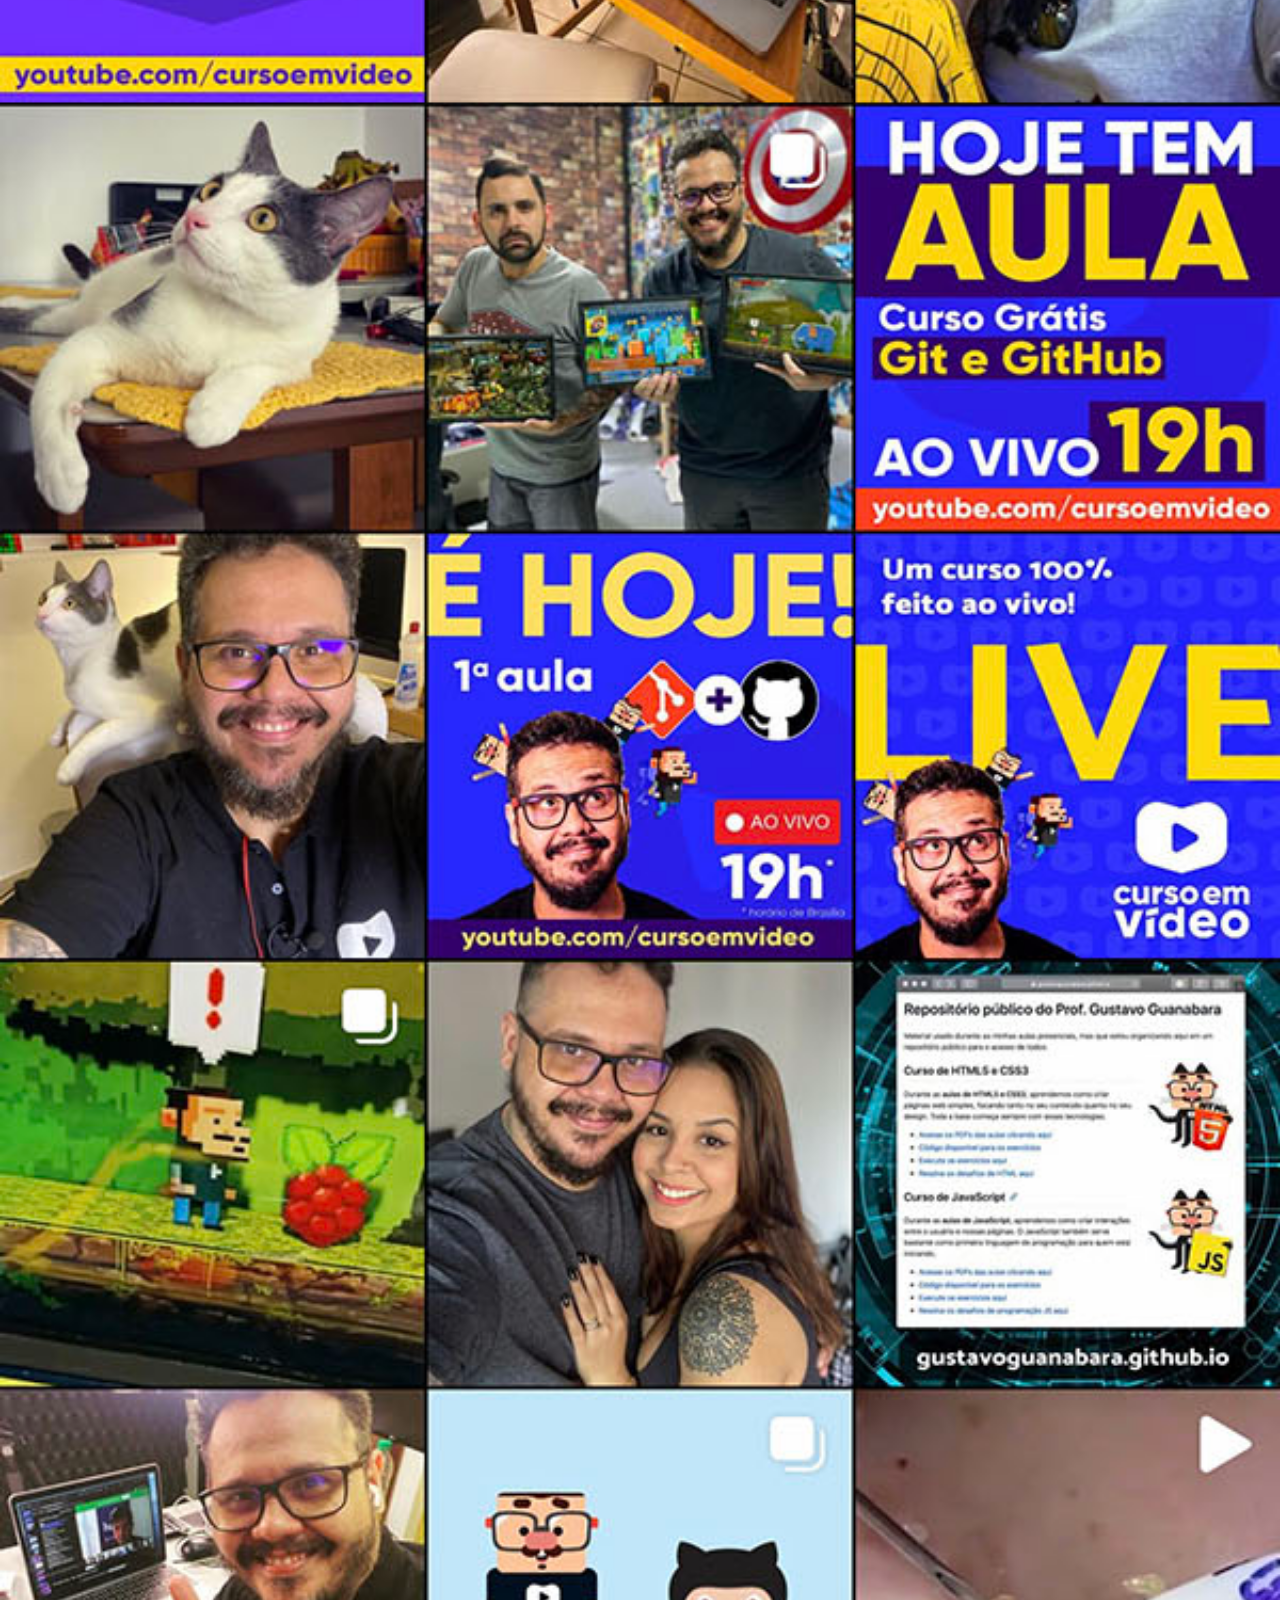
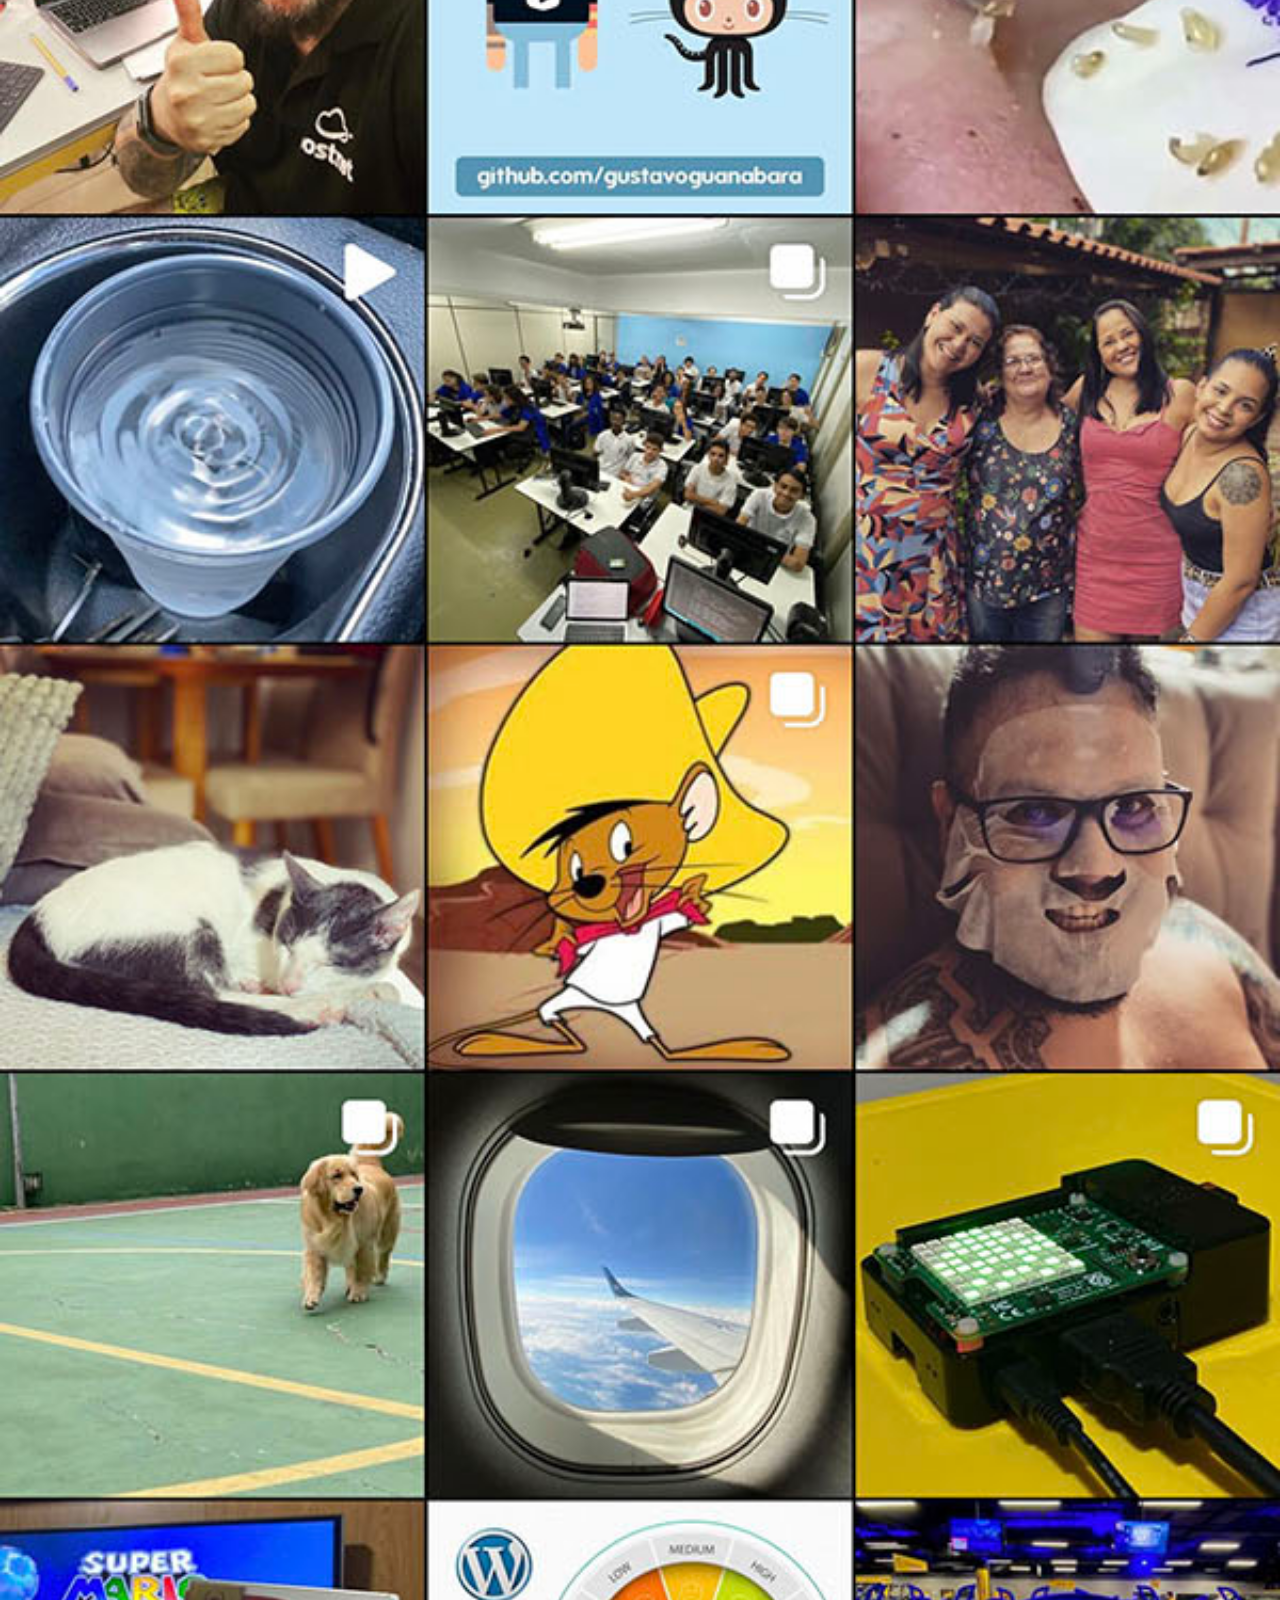
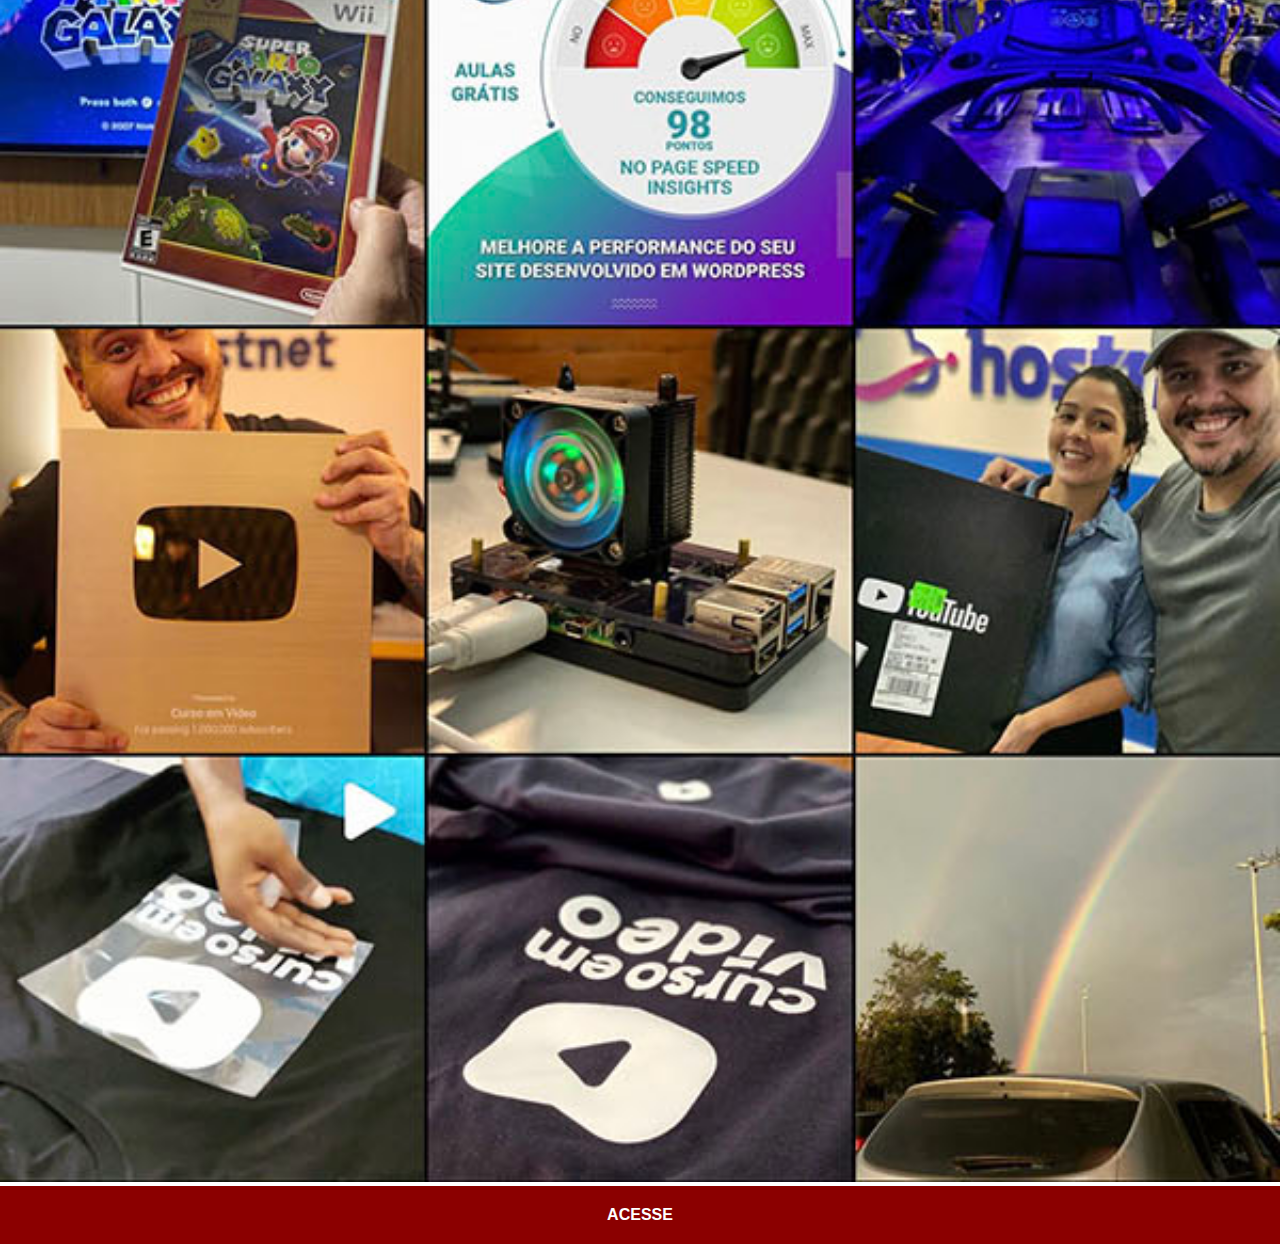
<file: instagram.html>
<!DOCTYPE html>
<html lang="pt-br">
<head>
    <meta charset="UTF-8">
    <meta name="viewport" content="width=device-width, initial-scale=1.0">
    <title>YouTube</title>
    <link rel="stylesheet" href="estilos/social.css">
</head>
<body>
    <img src="imagens/tela-instagram.jpg" alt="Instagram">
    <a href="https://www.instagram.com/gustavoguanabara/" target="_blank">ACESSE</a>
</body>
</html>
</file>
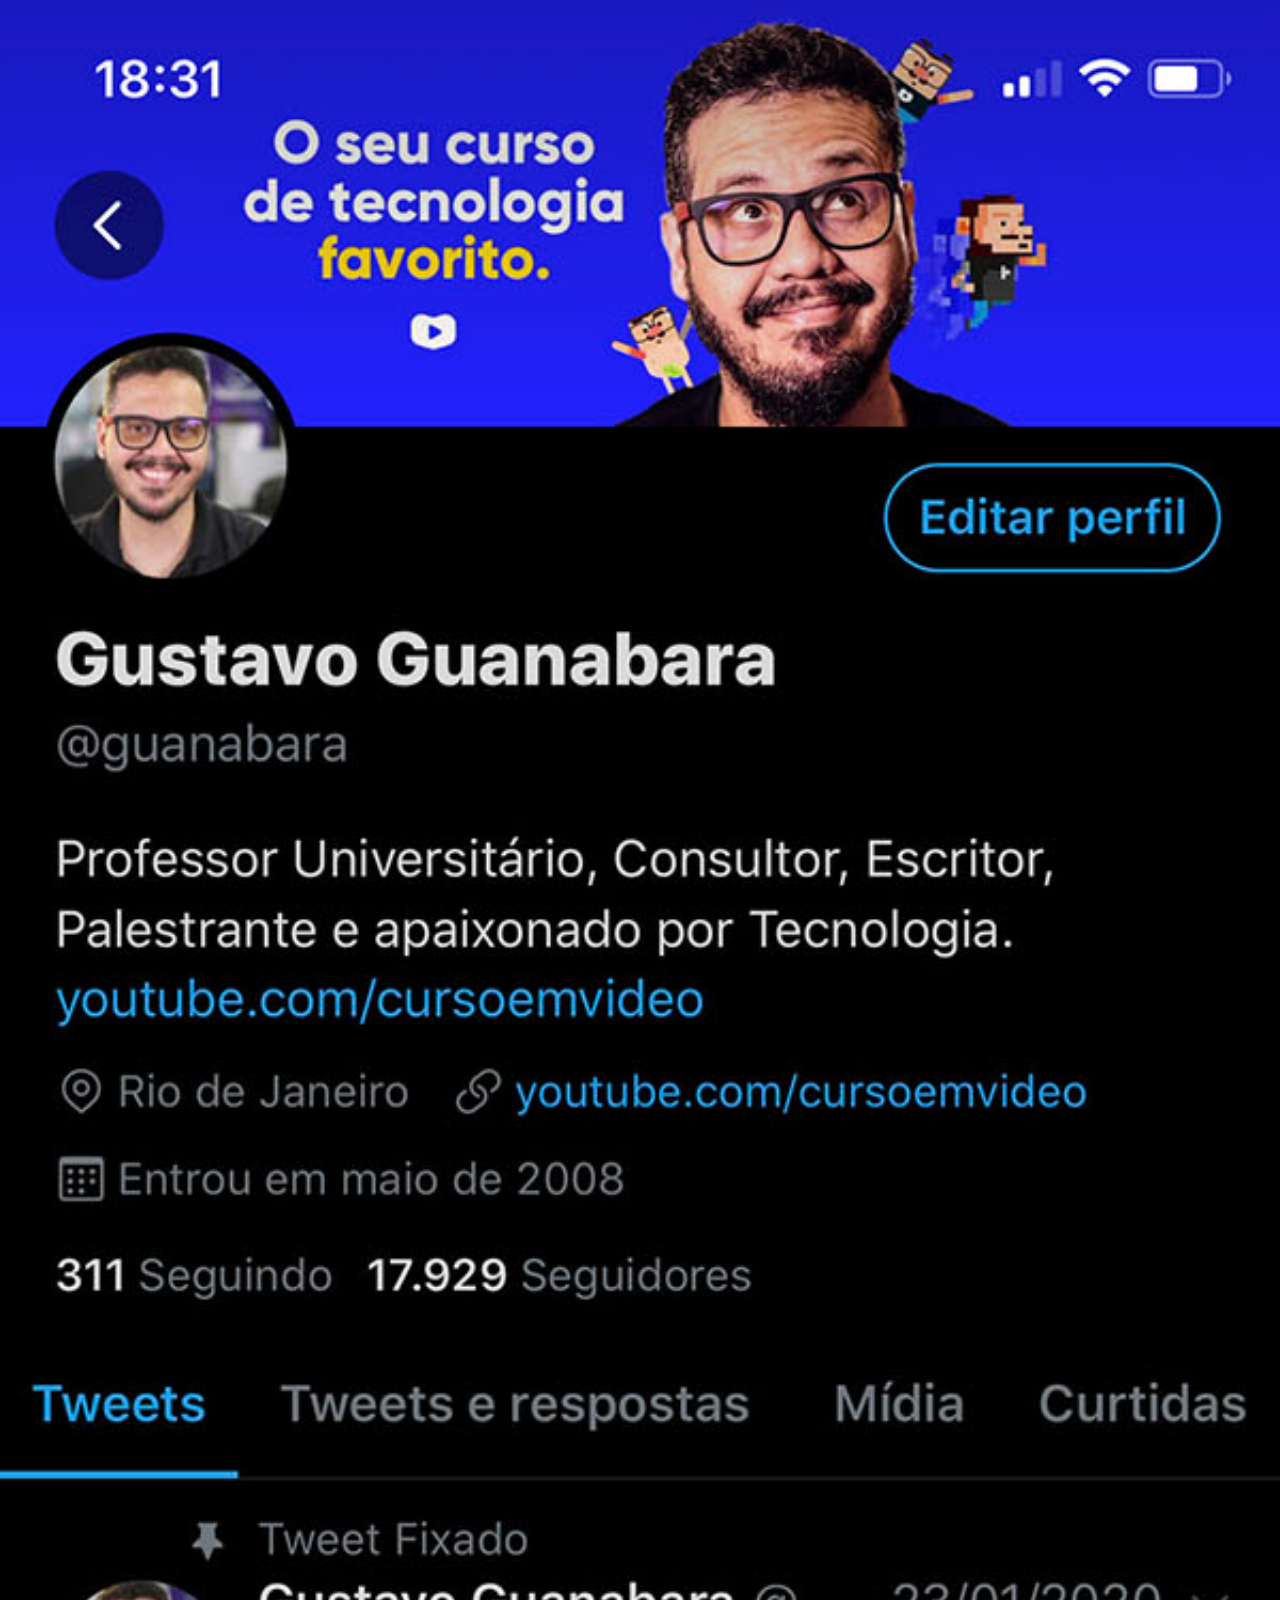
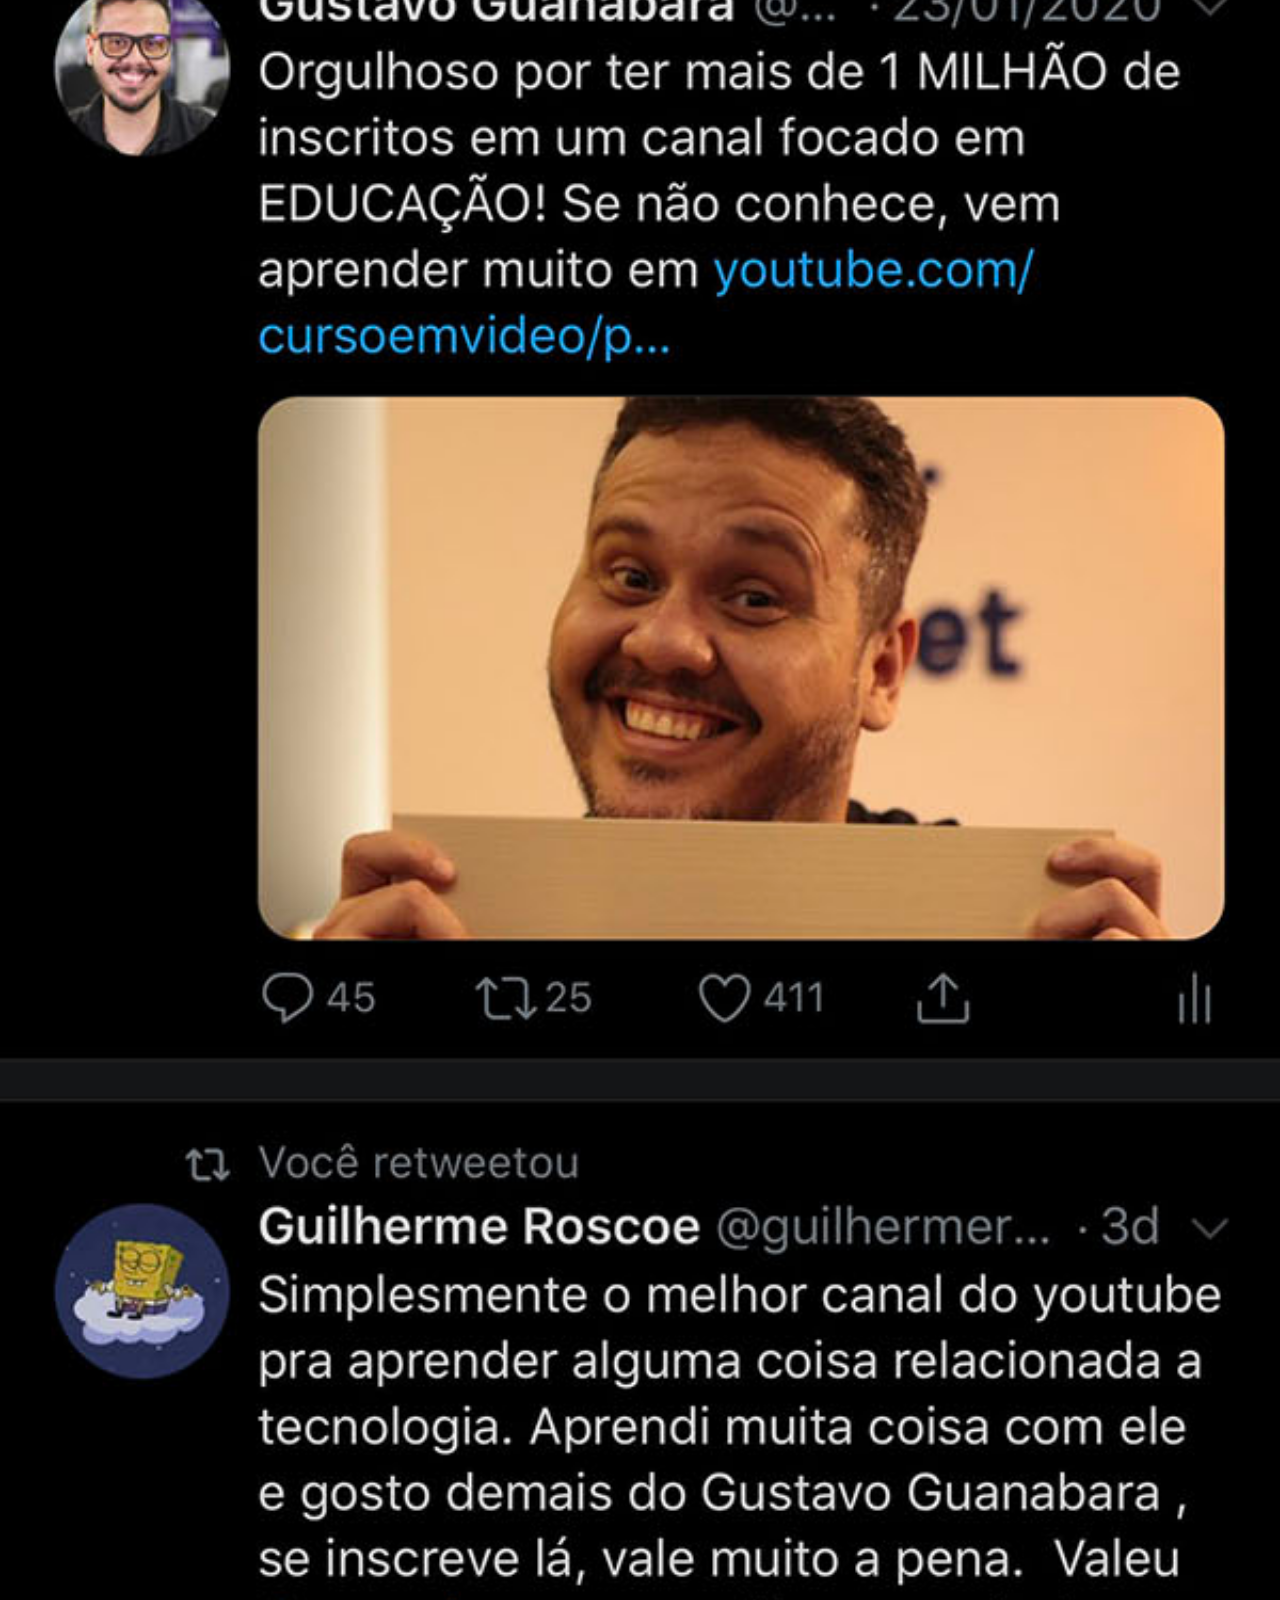
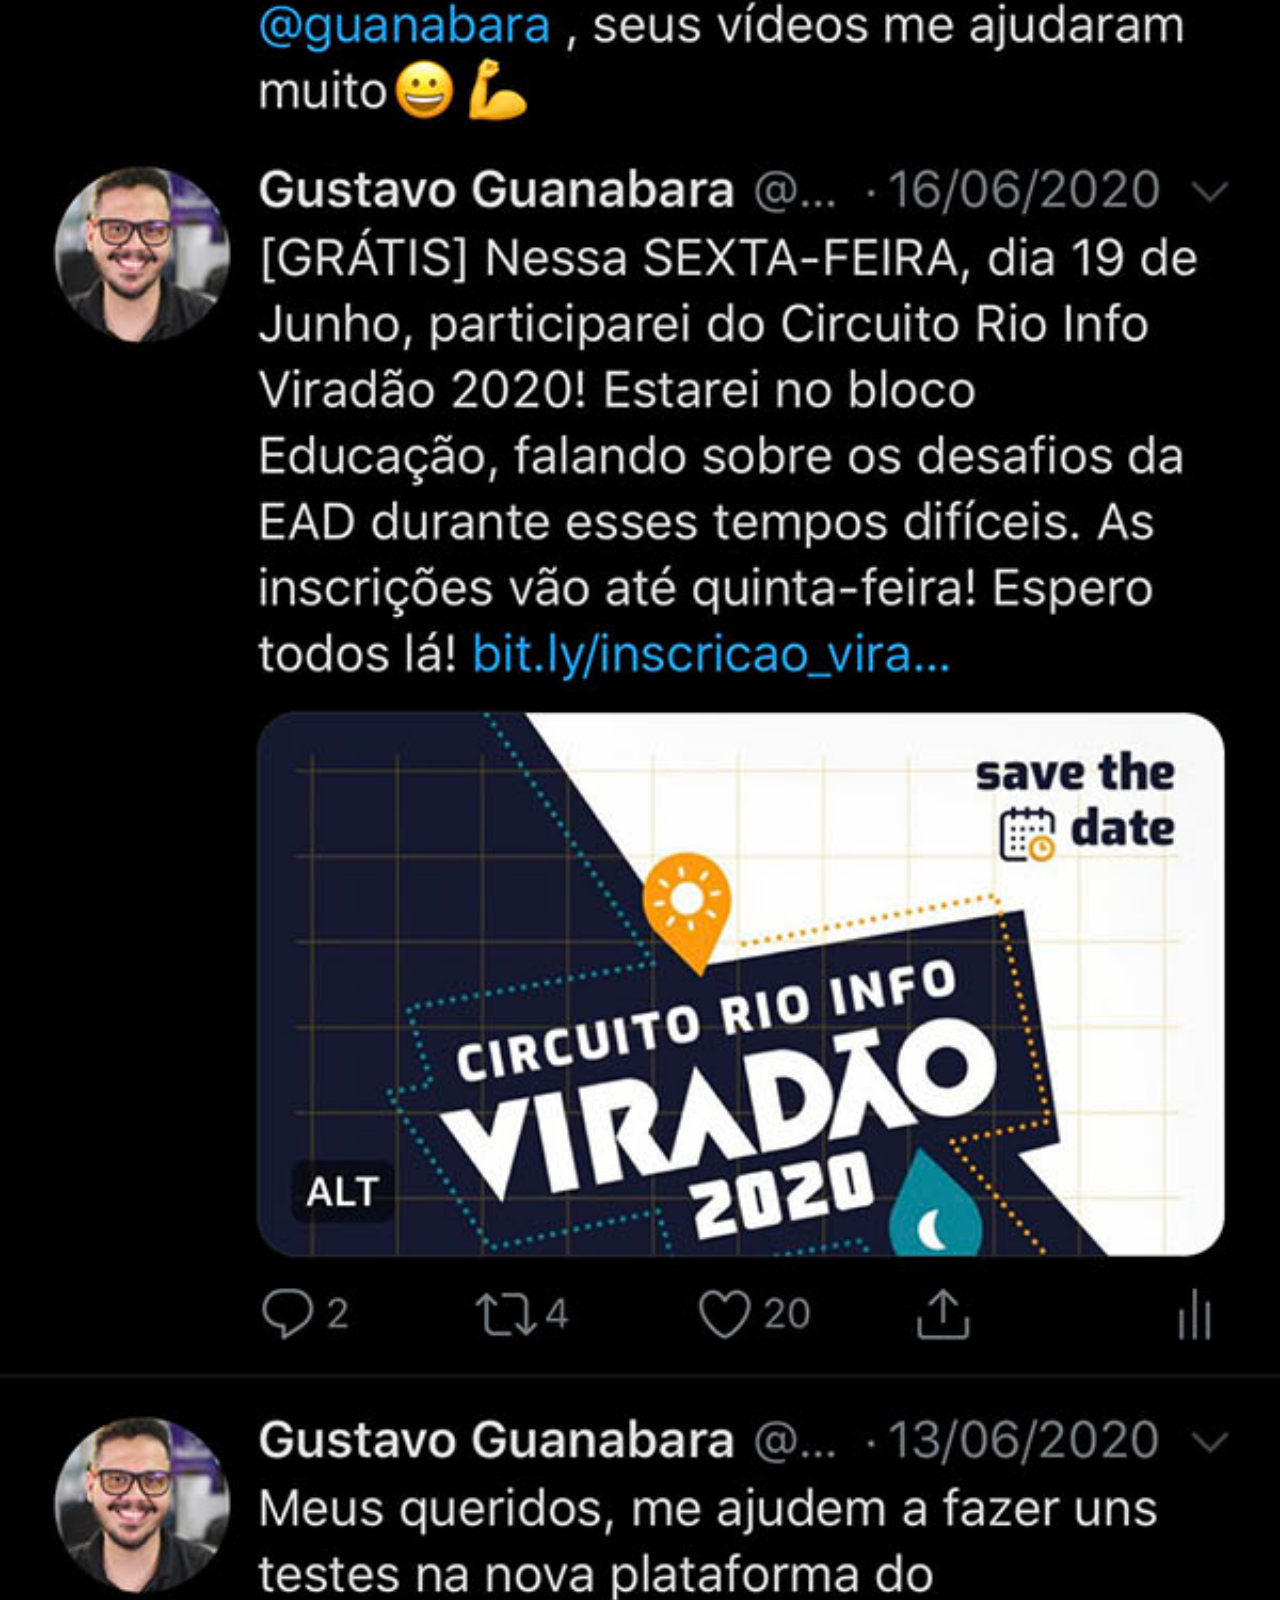
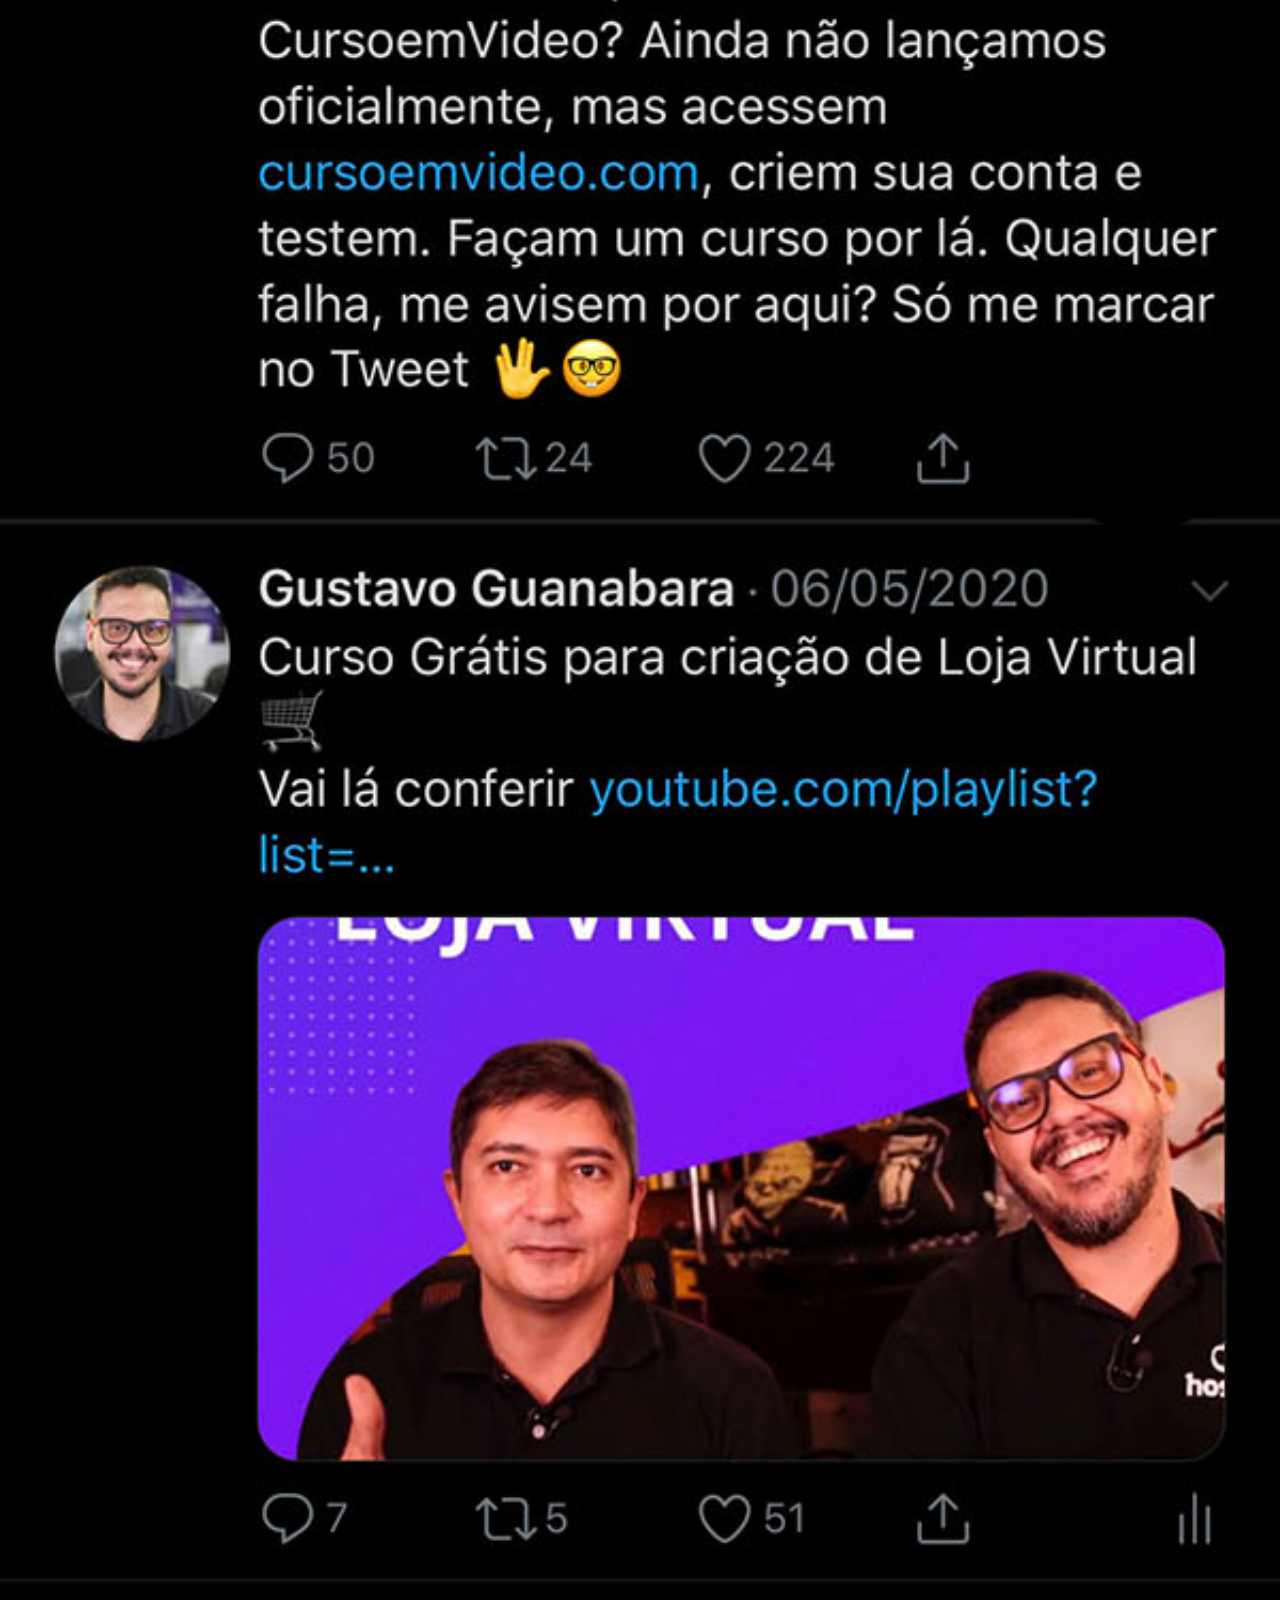
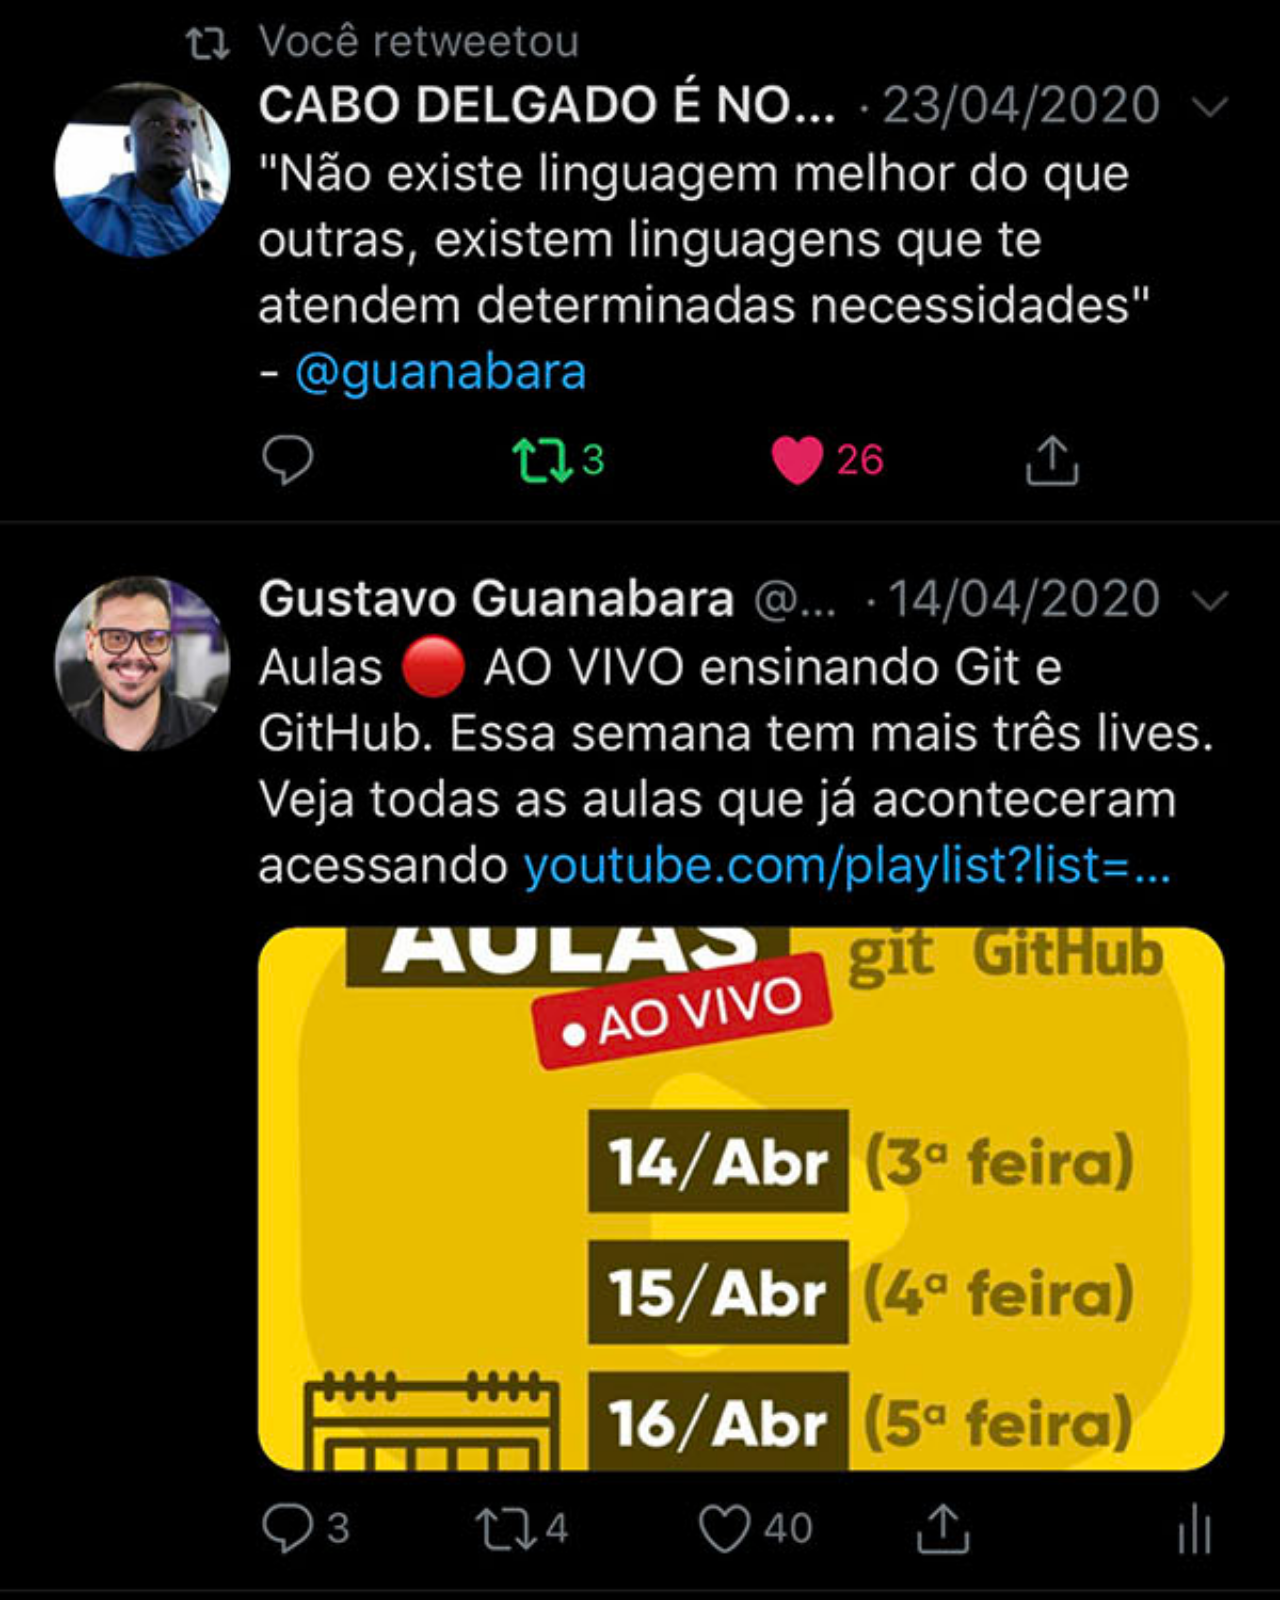
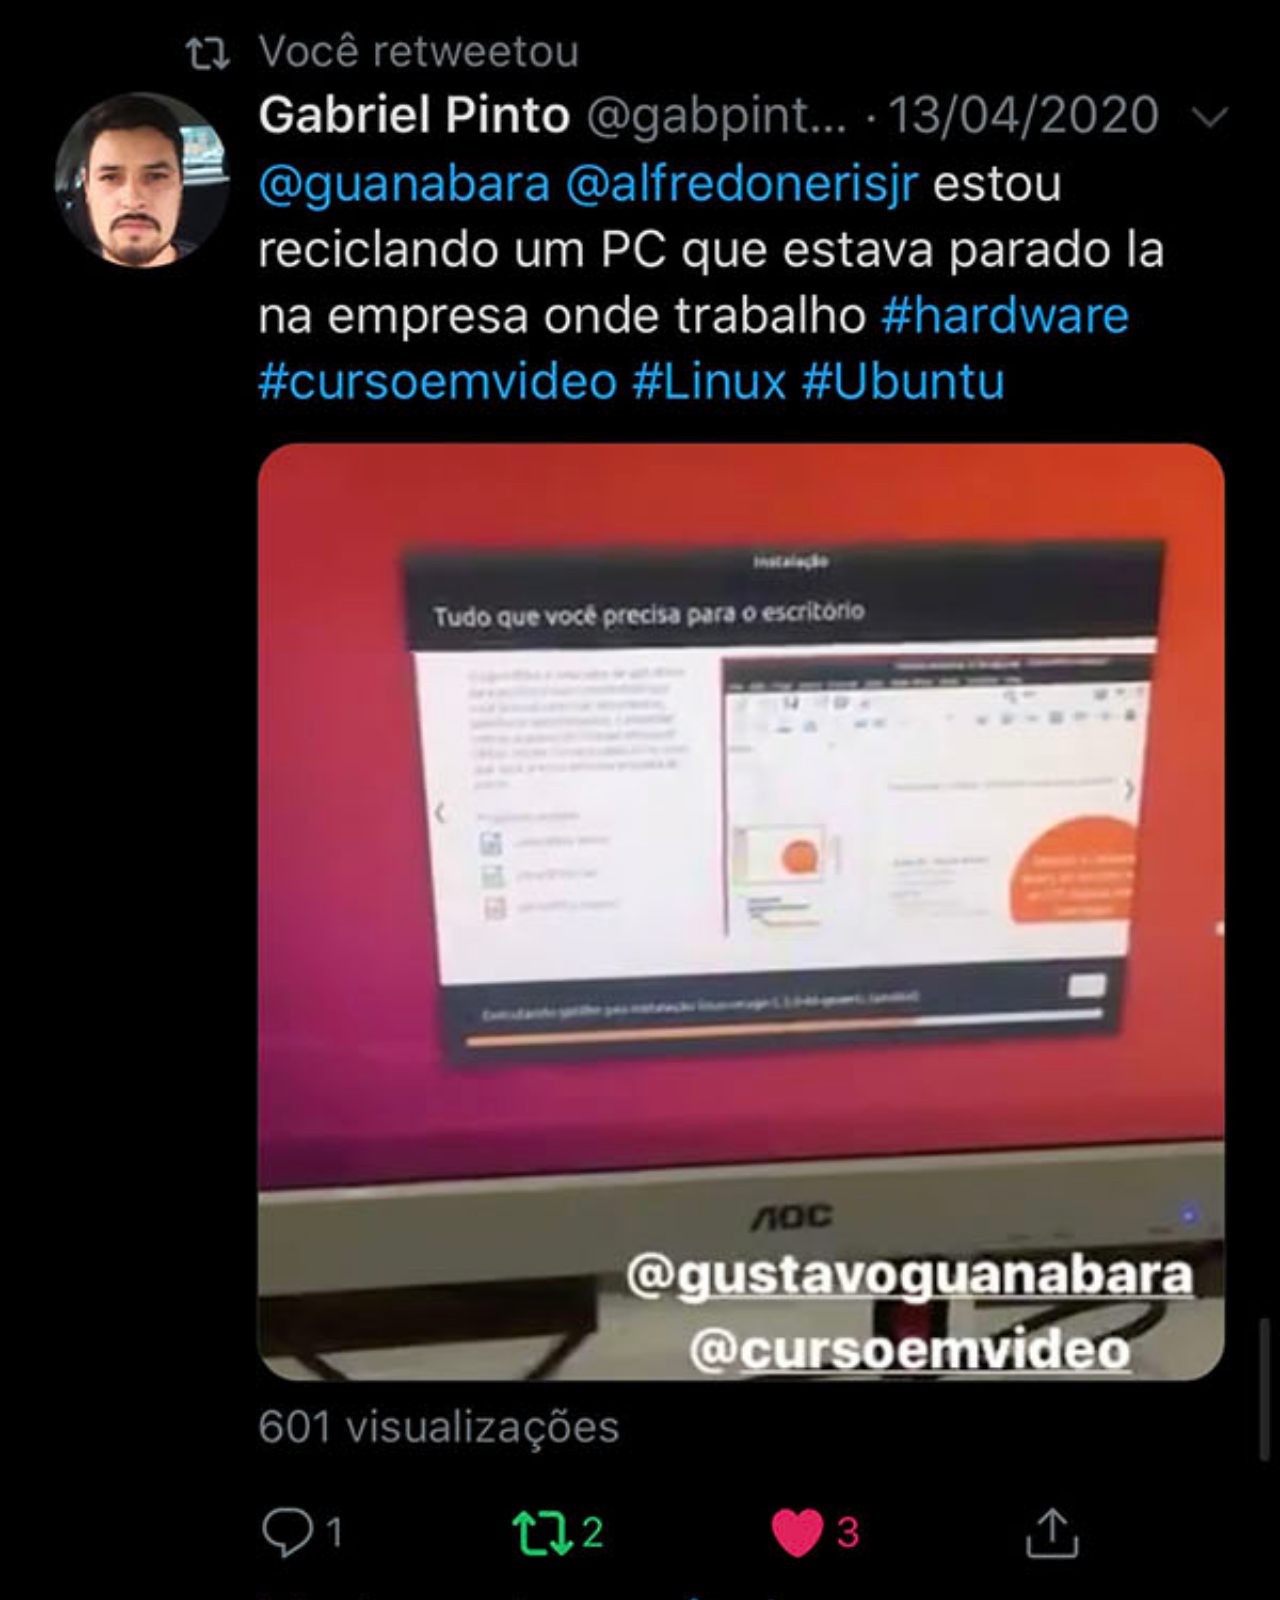
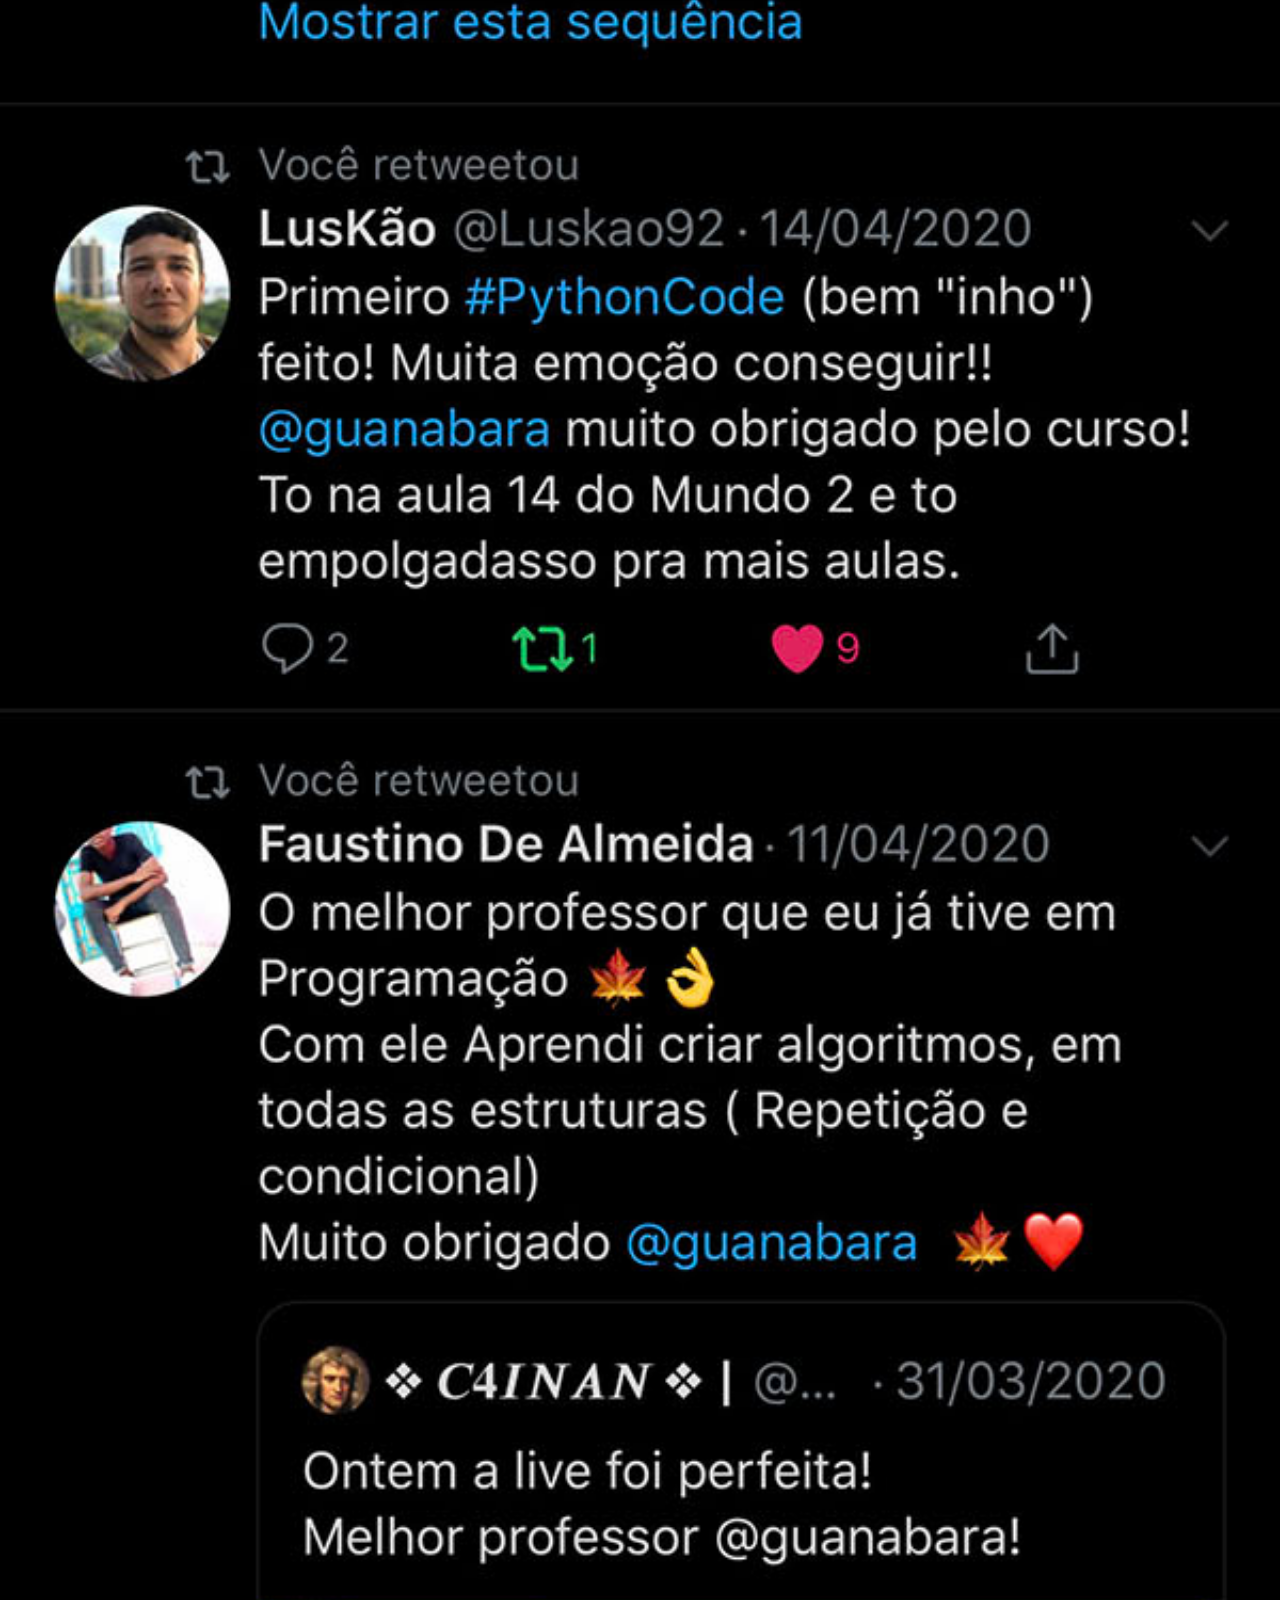
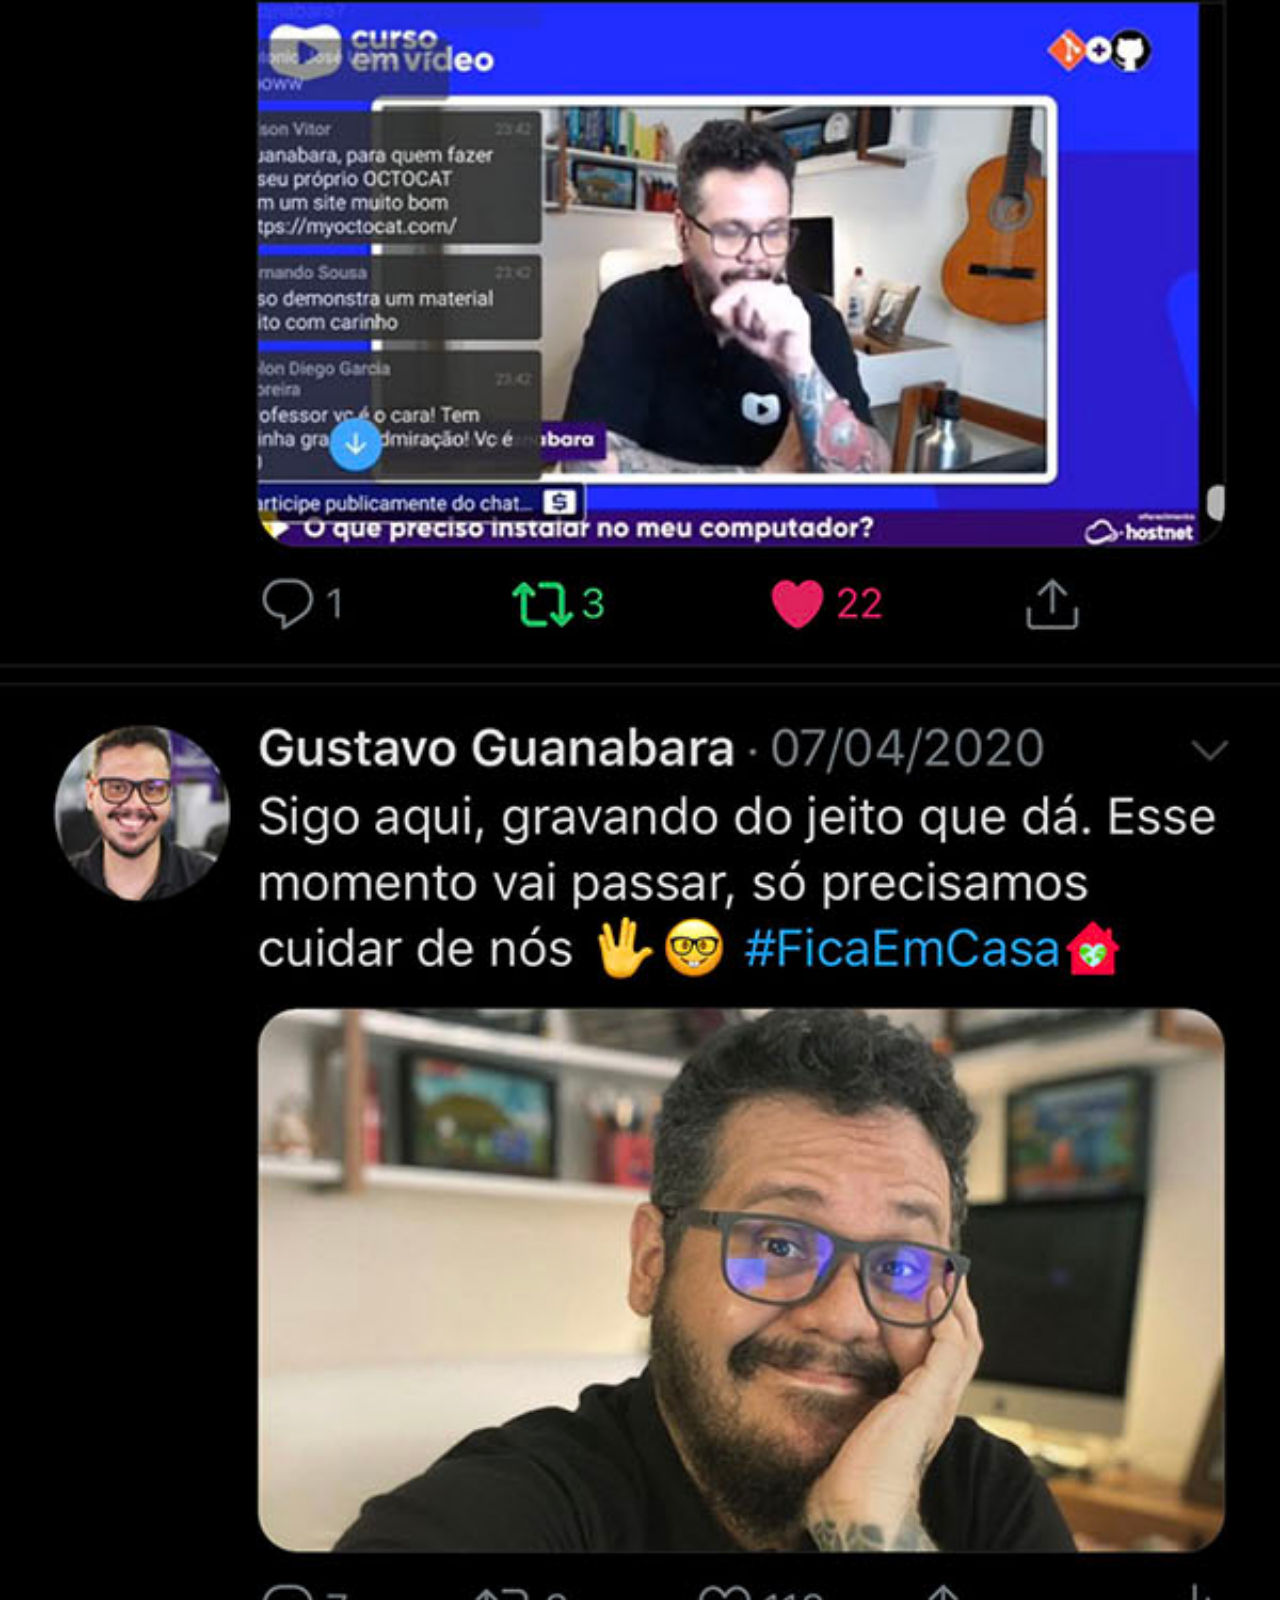
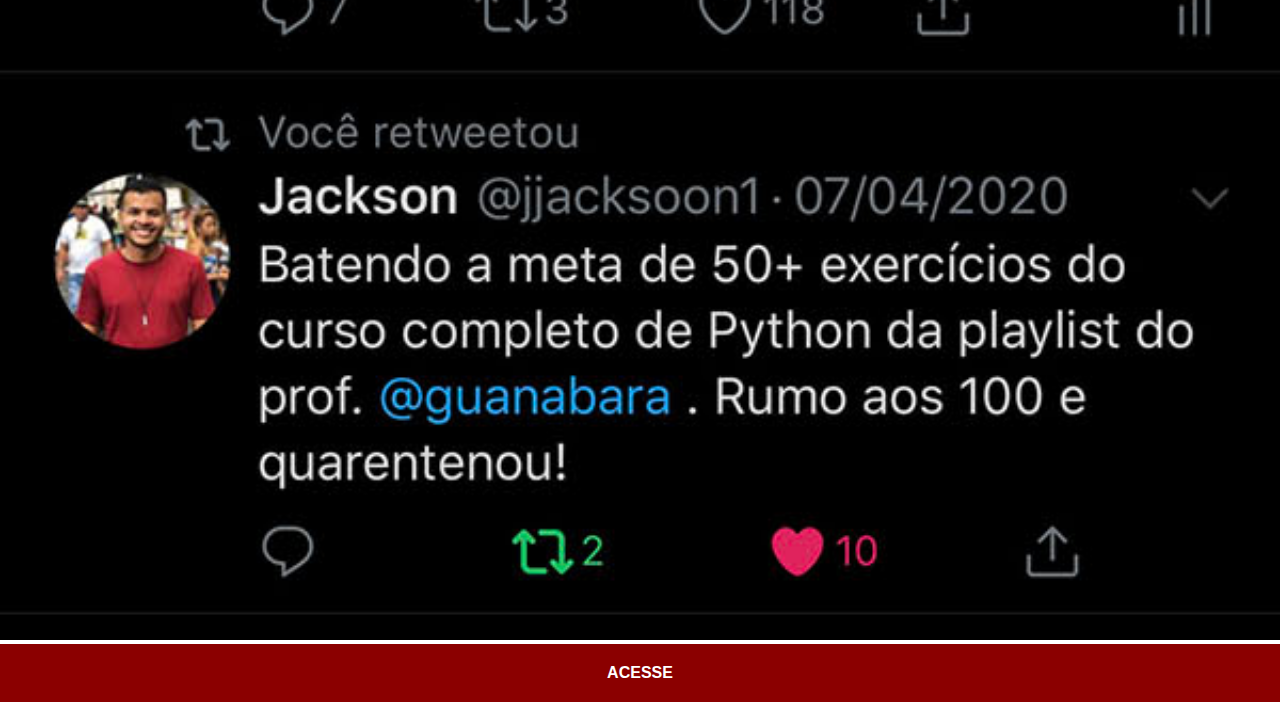
<file: twitter.html>
<!DOCTYPE html>
<html lang="pt-br">
<head>
    <meta charset="UTF-8">
    <meta name="viewport" content="width=device-width, initial-scale=1.0">
    <title>Twitter</title>
    <link rel="stylesheet" href="estilos/social.css">
</head>
<body>
    <img src="imagens/tela-twitter.jpg" alt="Twitter">
    <a href="https://www.twitter.com/guanabara/" target="_blank">ACESSE</a>
</body>
</html>
</file>
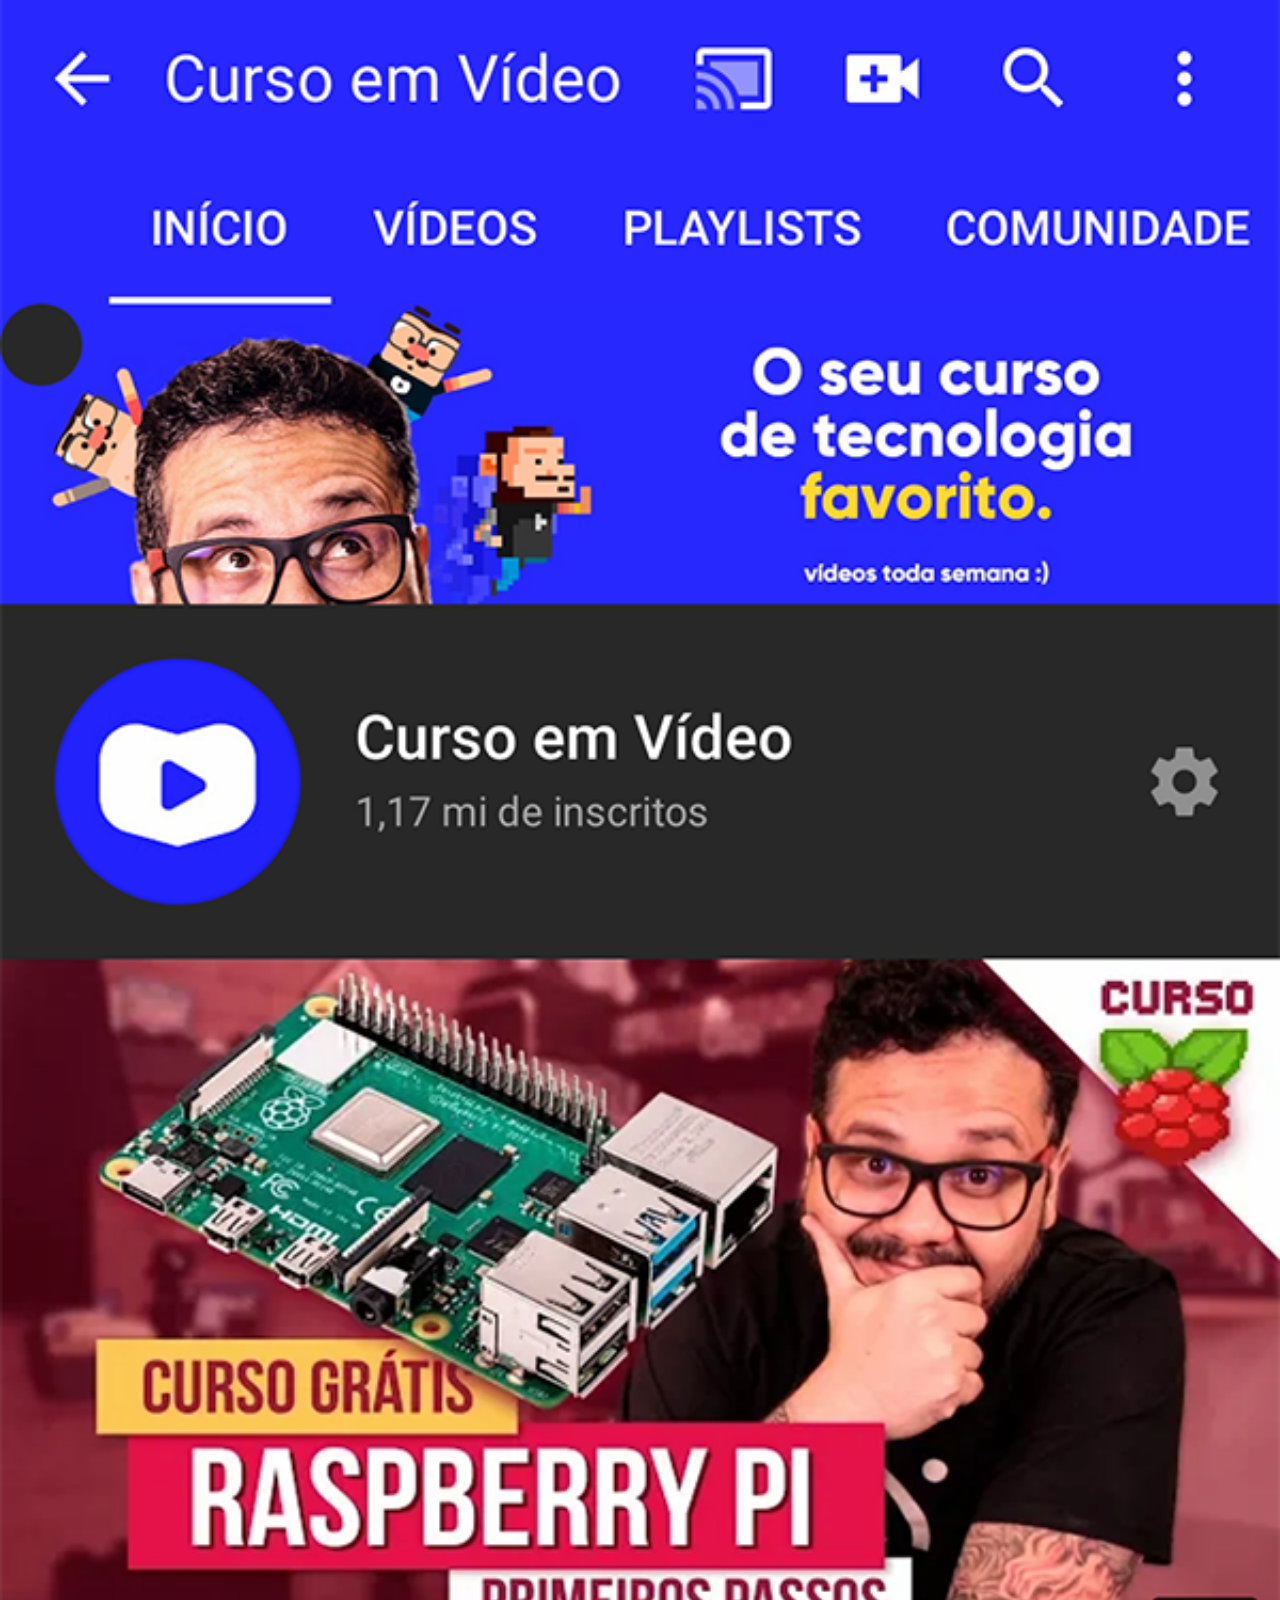
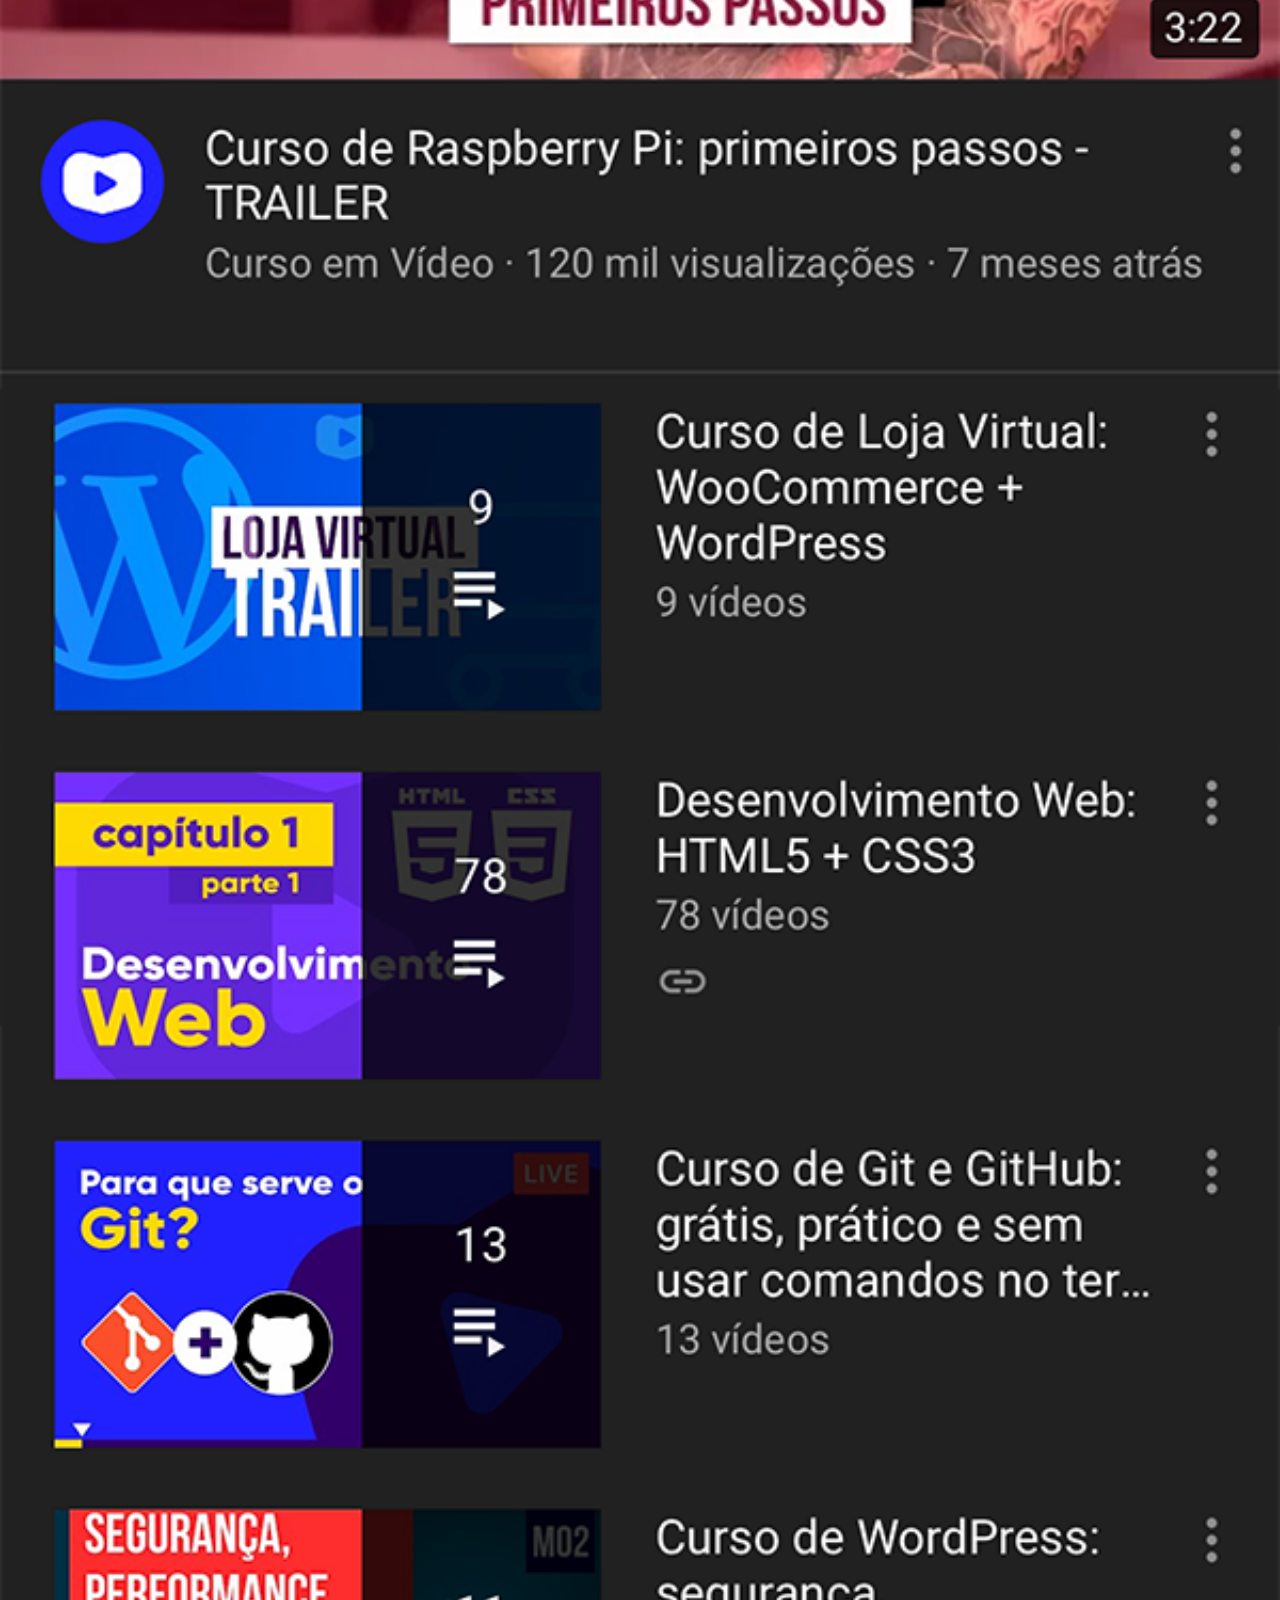
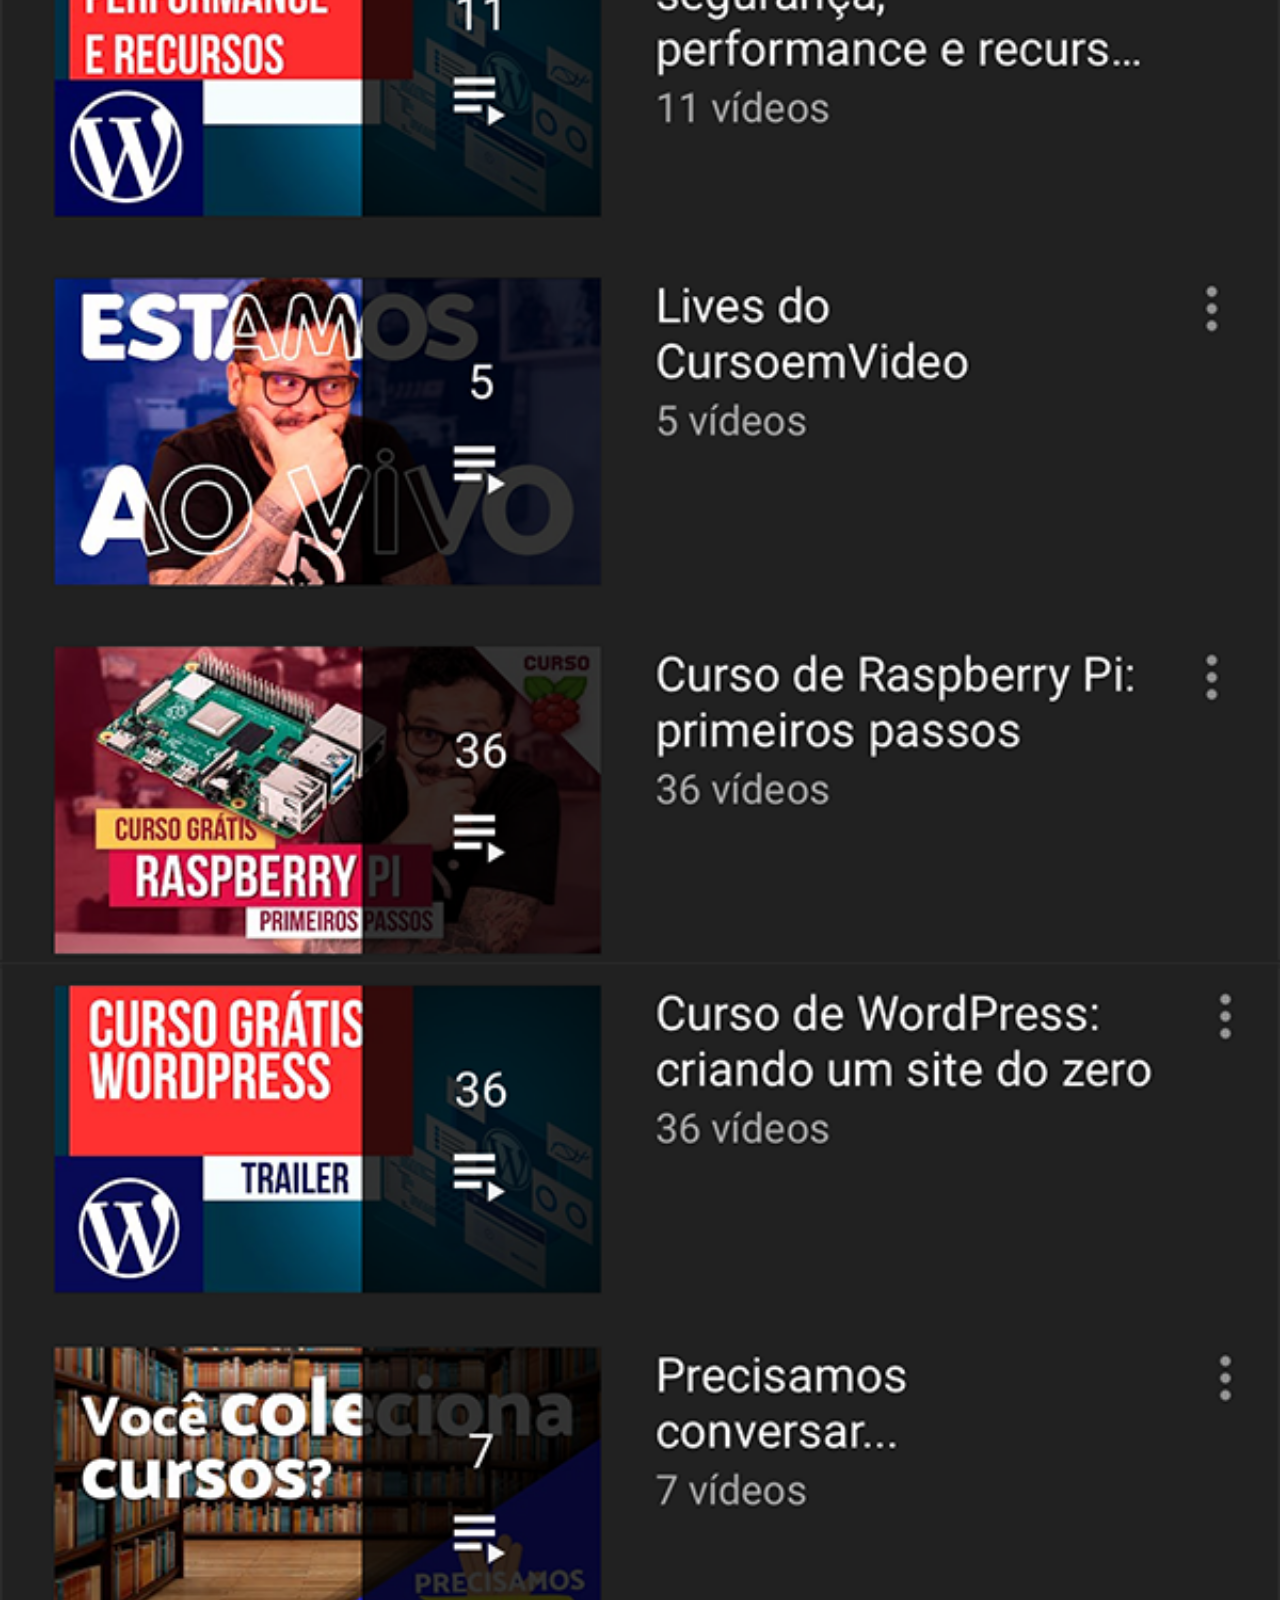
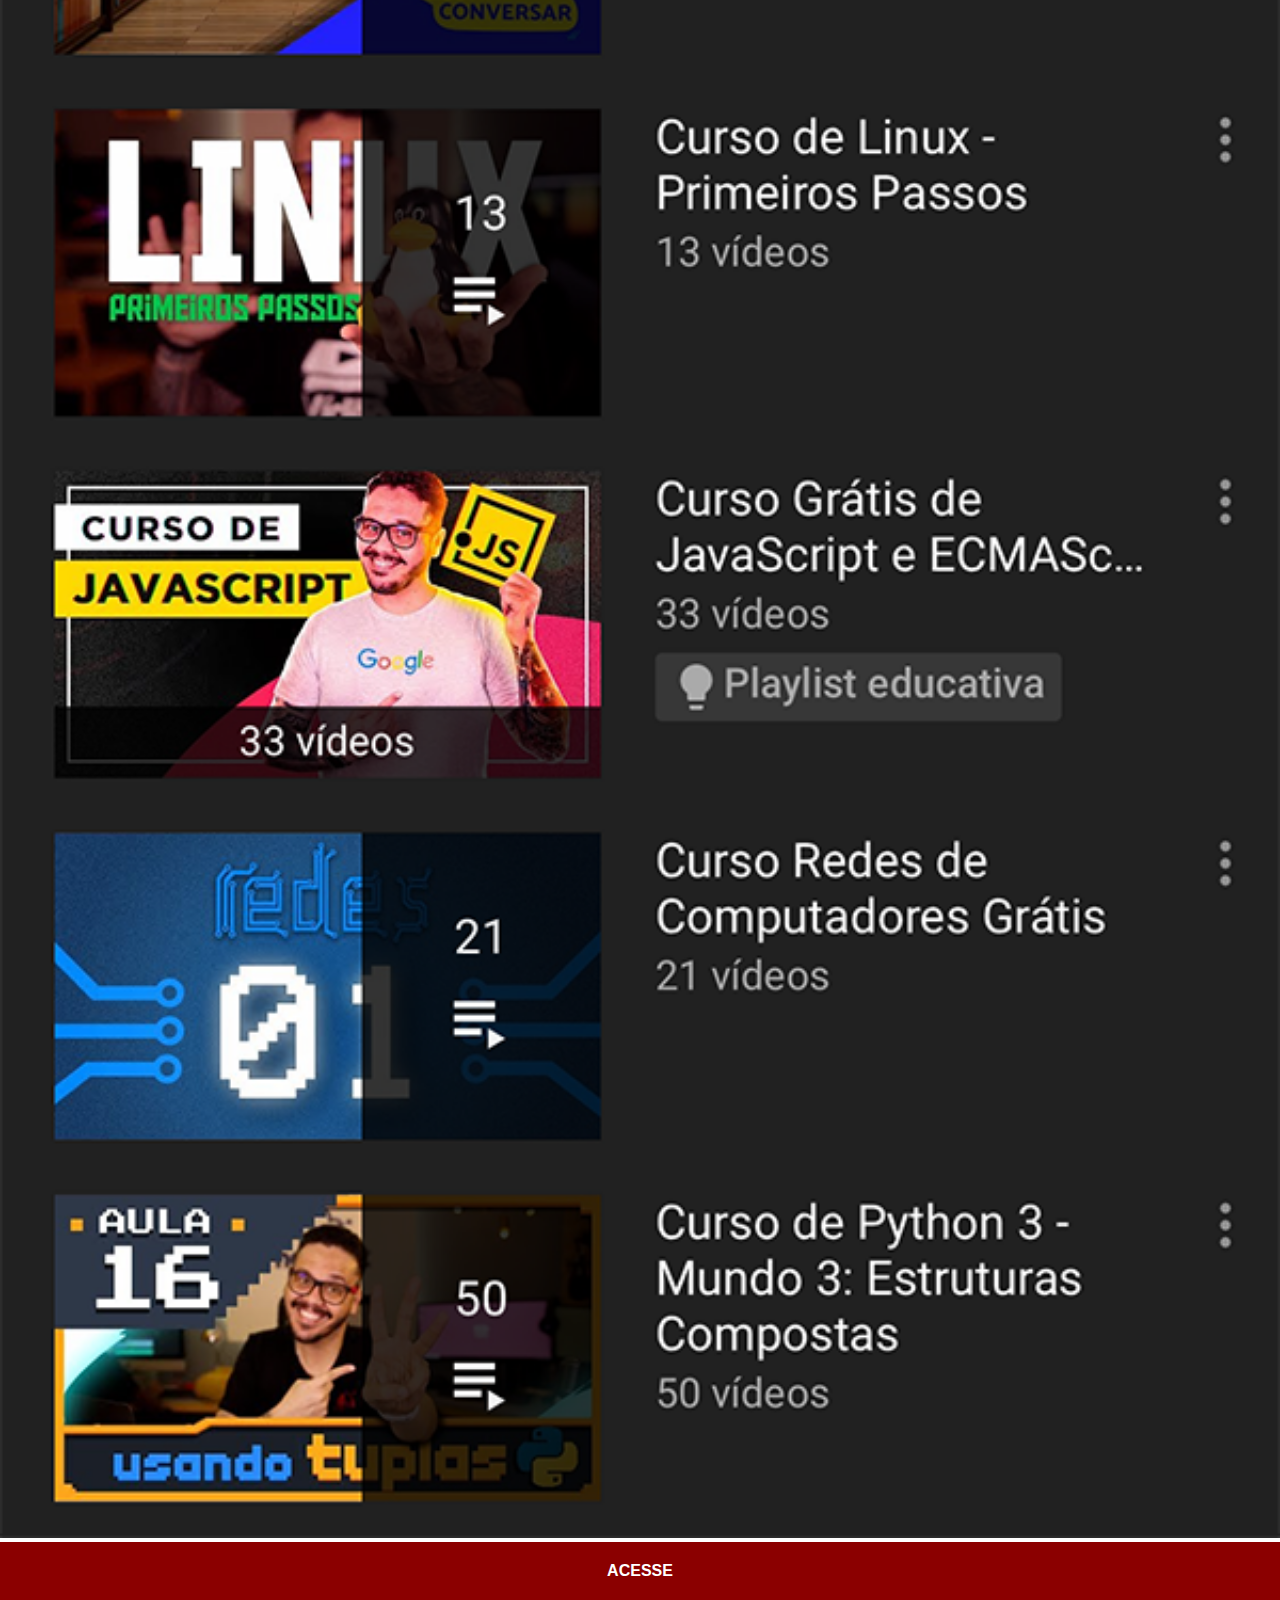
<file: youtube.html>
<!DOCTYPE html>
<html lang="pt-br">
<head>
    <meta charset="UTF-8">
    <meta name="viewport" content="width=device-width, initial-scale=1.0">
    <title>YouTube</title>
    <link rel="stylesheet" href="estilos/social.css">
</head>
<body>
    <img src="imagens/tela-youtube.png" alt="YouTube">
    <a href="https://www.youtube.com/user/cursosemvideo/playlists" target="_blank">ACESSE</a>
</body>
</html>
</file>
<file: estilos/style.css>
@charset "UTF-8";

* {
    margin: 0;
    padding: 0;
    font-family: Arial, Helvetica, sans-serif;
}

html, body {
    height: 100vh;
    width: 100wh;
    background-color: black;
}

body {
    background: url(/imagens/fundo-madeira.jpg) no-repeat top center;
    background-size: cover;
    background-attachment: fixed;
}

main{
    position: relative;
    height: 100vh;
    
}

section#telefone {
    position: absolute;
    top: 50%;
    left: 50%;
    transform: translate(-50%, -50%);

    height: 627px;
    width: 311px;
    background-image: url(/imagens/frame-iphone.png);
    background-repeat: no-repeat;
    background-position: center center;
    background-size: contain;
}

iframe#tela {
    position: relative;
    top: 80px;
    left: 22px;
    width: 269px;
    height: 471px;
}

section#redes-sociais {
    text-align: right;
}
section#redes-sociais img {
    width: 50px;
    margin: 10px;
    border-radius: 50%;
    box-shadow: 2px 2px 5px black;
    box-sizing: border-box;
}
section#redes-sociais img:hover {
    border: 2px solid rgba(255, 255, 255, 0.466);
    transform: translate(-3px, -3px);
    box-shadow: 5px 5px 10px rgba(0, 0, 0, 0.493);
    transition: transform .5s, border .5s;
}
</file>
<file: estilos/social.css>
@charset "UTF-8";

* {
    margin: 0px;
    padding: 0px;
    font-family: Arial, Helvetica, sans-serif;
}

::-webkit-scrollbar {
    width: 0px;
    height: 0px;
}

img {
    width: 100vw;
}

a {
    display: block;
    background-color: darkred;
    color: white;
    padding: 20px;
    text-align: center;
    font-weight: bolder;
    text-decoration: none;
}

a:hover {
    background-color: red;
}
</file>
